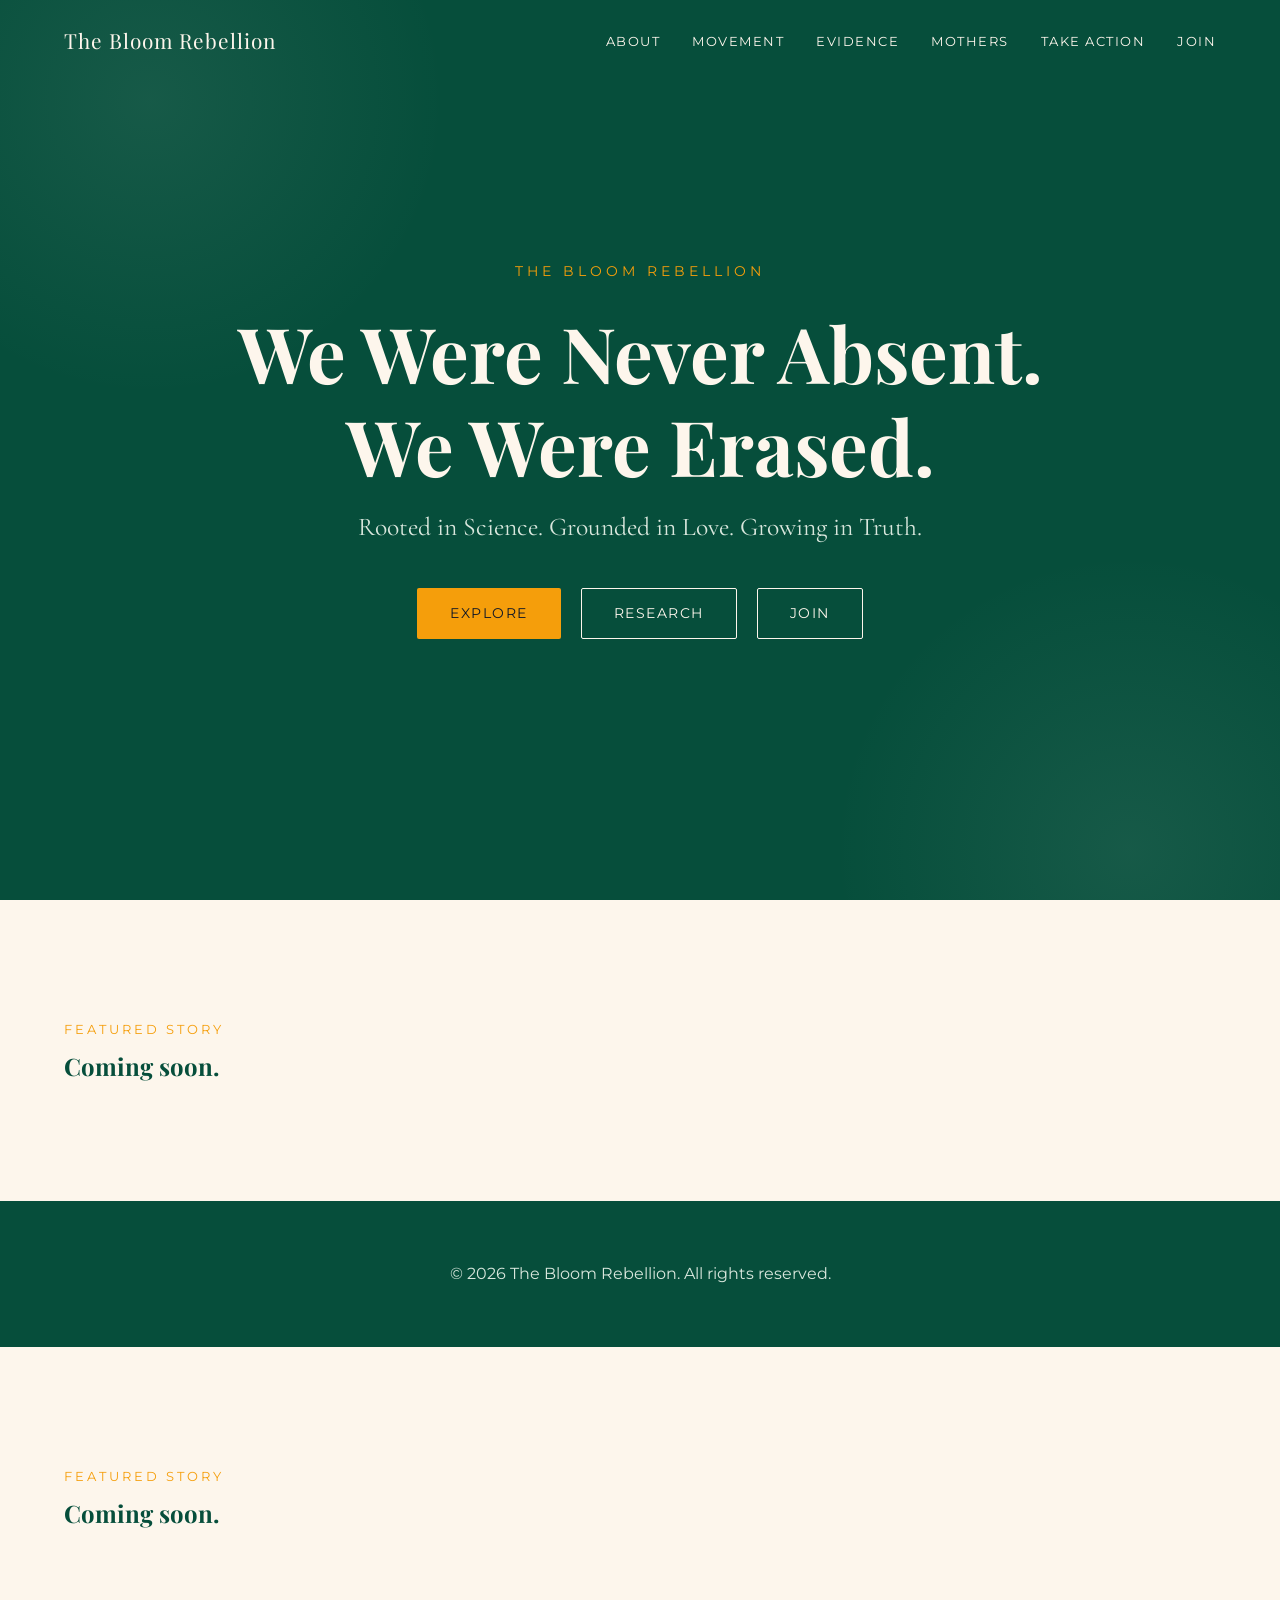
<file: index.html>
<!DOCTYPE html>
<html lang="en">
<head>
  <meta charset="UTF-8">
  <meta name="viewport" content="width=device-width, initial-scale=1.0">
  <title>The Bloom Rebellion — We Were Never Absent</title>
  <meta name="description" content="Breaking stigma through science, history, and the voices of women.">

  <link rel="preconnect" href="https://fonts.googleapis.com">
  <link href="https://fonts.googleapis.com/css2?family=Playfair+Display:wght@400;700&family=Montserrat:wght@400;500;600&family=Cormorant+Garamond:ital@1&display=swap" rel="stylesheet">

  <link rel="stylesheet" href="css/style.css">
  <link rel="stylesheet" href="css/animations.css">
  <!-- Favicon -->
<link rel="icon" type="image/x-icon" href="images/logo/favicon.ico">
<link rel="icon" type="image/png" sizes="32x32" href="images/logo/favicon-32.png">
<link rel="icon" type="image/png" sizes="16x16" href="images/logo/favicon-16.png">
<link rel="apple-touch-icon" sizes="180x180" href="images/logo/apple-touch-icon.png">

<!-- Social share preview -->
<meta property="og:title" content="The Bloom Rebellion">
<meta property="og:description" content="Rooted in Science. Grounded in Love. Growing in Truth.">
<meta property="og:image" content="https://bloomrebellion.github.io/the-bloom-rebellion/images/logo/og-image.jpg">
<meta property="og:url" content="https://bloomrebellion.github.io/the-bloom-rebellion/">
<meta property="og:type" content="website">
<meta name="twitter:card" content="summary_large_image">
</head>
<body>

  <nav class="site-nav" id="siteNav">
    <div class="container">
      <a href="index.html" class="logo">The Bloom Rebellion</a>
      <ul>
        <li><a href="about.html">About</a></li>
        <li><a href="movement.html">Movement</a></li>
        <li><a href="evidence.html">Evidence</a></li>
        <li><a href="mothers.html">Mothers</a></li>
        <li><a href="resources.html">Take Action</a></li>
        <li><a href="join.html">Join</a></li>
      </ul>
    </div>
  </nav>

  <header class="hero">
    <div class="hero-content">
      <p class="hero-eyebrow">The Bloom Rebellion</p>
      <h1>We Were Never Absent.<br>We Were Erased.</h1>
      <p class="hero-sub">Rooted in Science. Grounded in Love. Growing in Truth.</p>
      <div class="hero-buttons">
        <a href="movement.html" class="btn btn-primary">Explore</a>
        <a href="evidence.html" class="btn btn-outline">Research</a>
        <a href="join.html" class="btn btn-outline">Join</a>
      </div>
    </div>
  </header>

  <section id="story">
    <div class="container">
      <p class="section-eyebrow">Featured Story</p>
      <h2>Coming soon.</h2>
    </div>
  </section>

  <footer class="site-footer">
    <div class="container">
      <p>&copy; 2026 The Bloom Rebellion. All rights reserved.</p>
    </div>
  </footer>

  <script src="js/script.js"></script>
</body>
</html>
<section id="story">
  <div class="container">
    <p class="section-eyebrow fade-up">Featured Story</p>
    <h2 class="fade-up">Coming soon.</h2>
  </div>
</section>
</file>
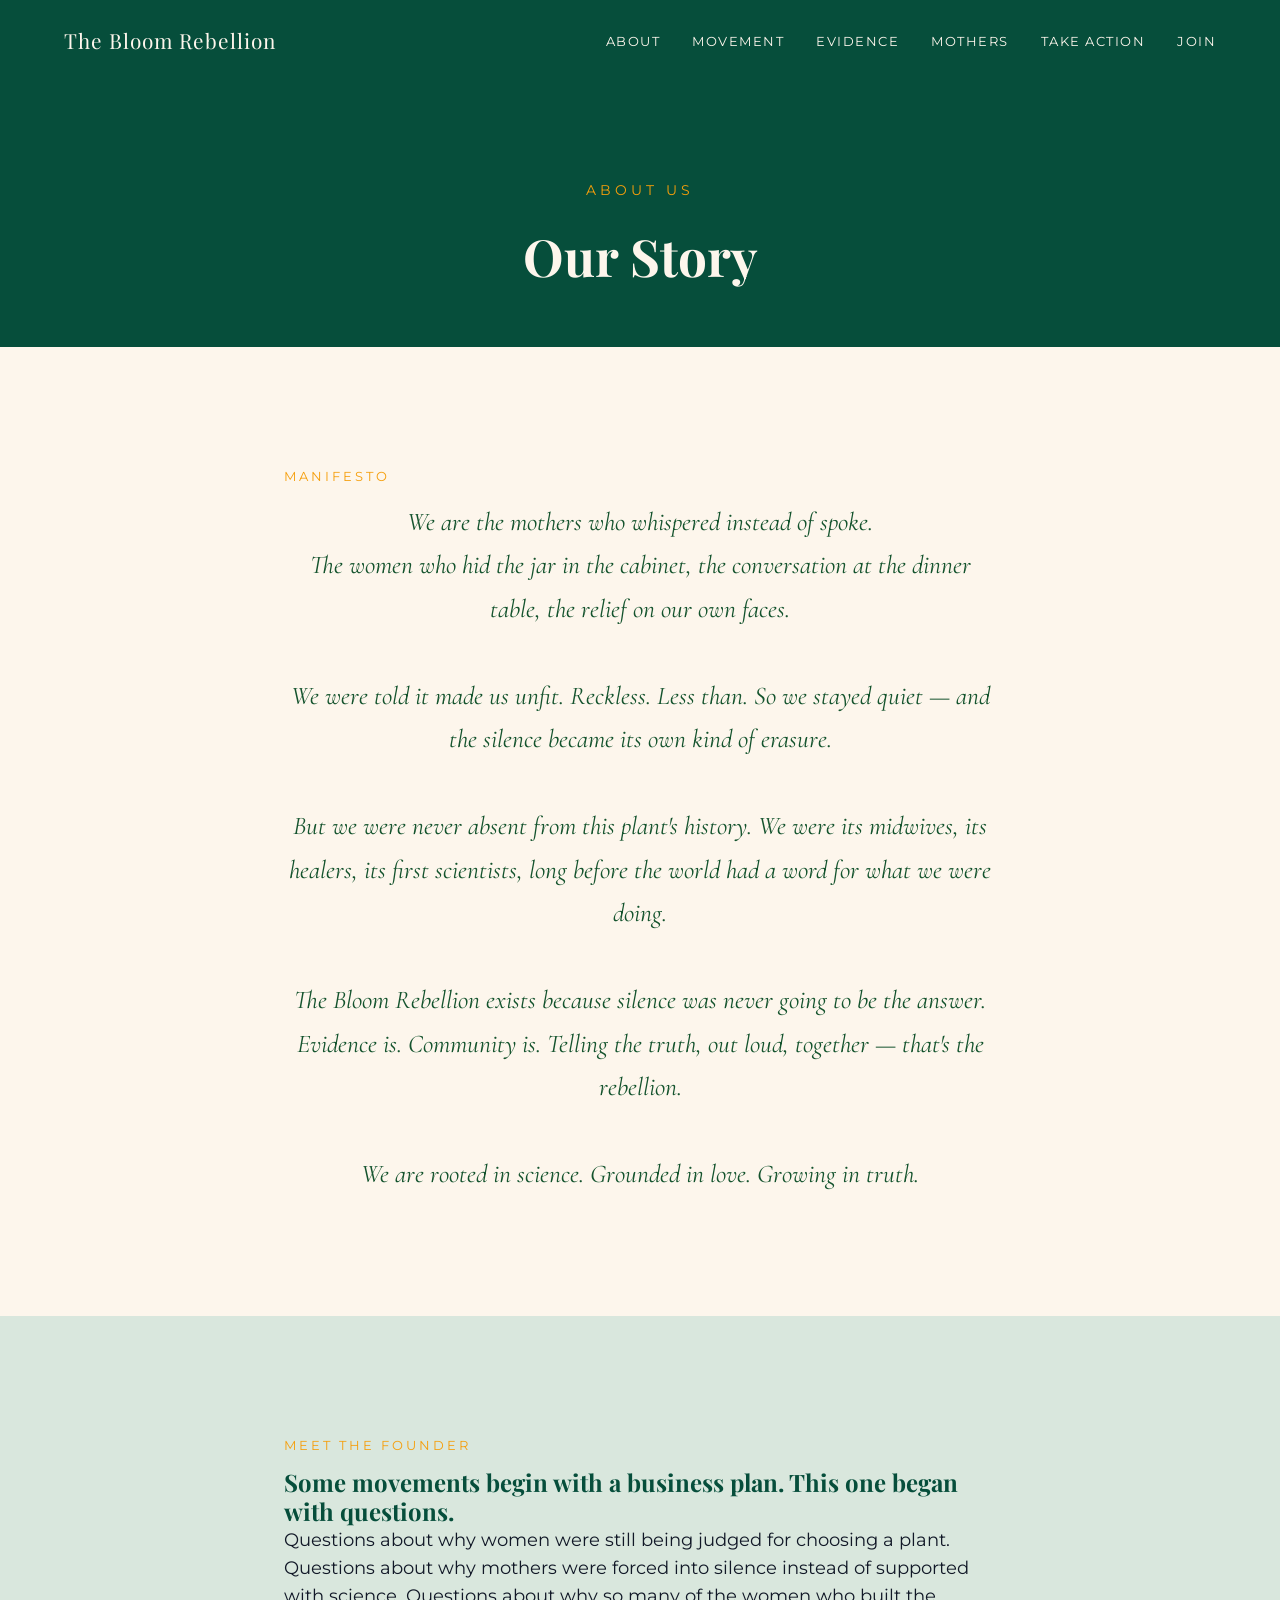
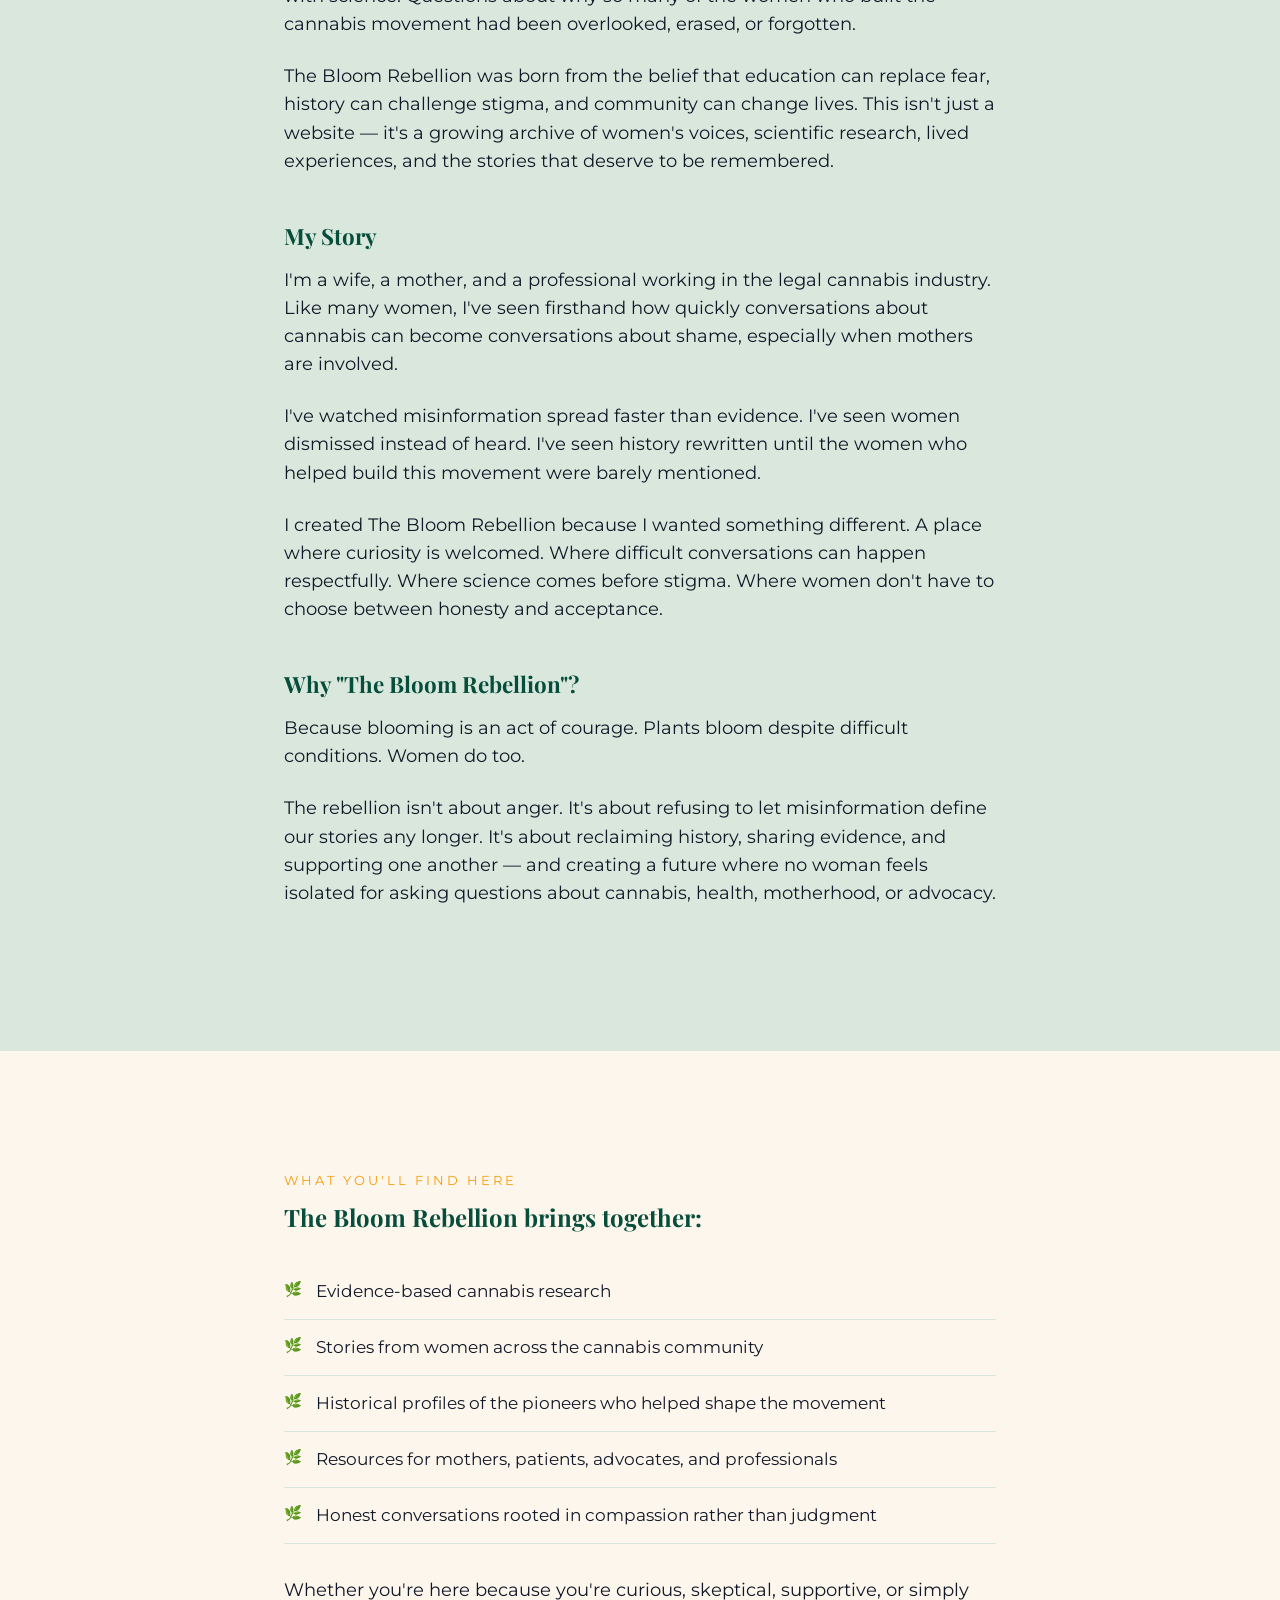
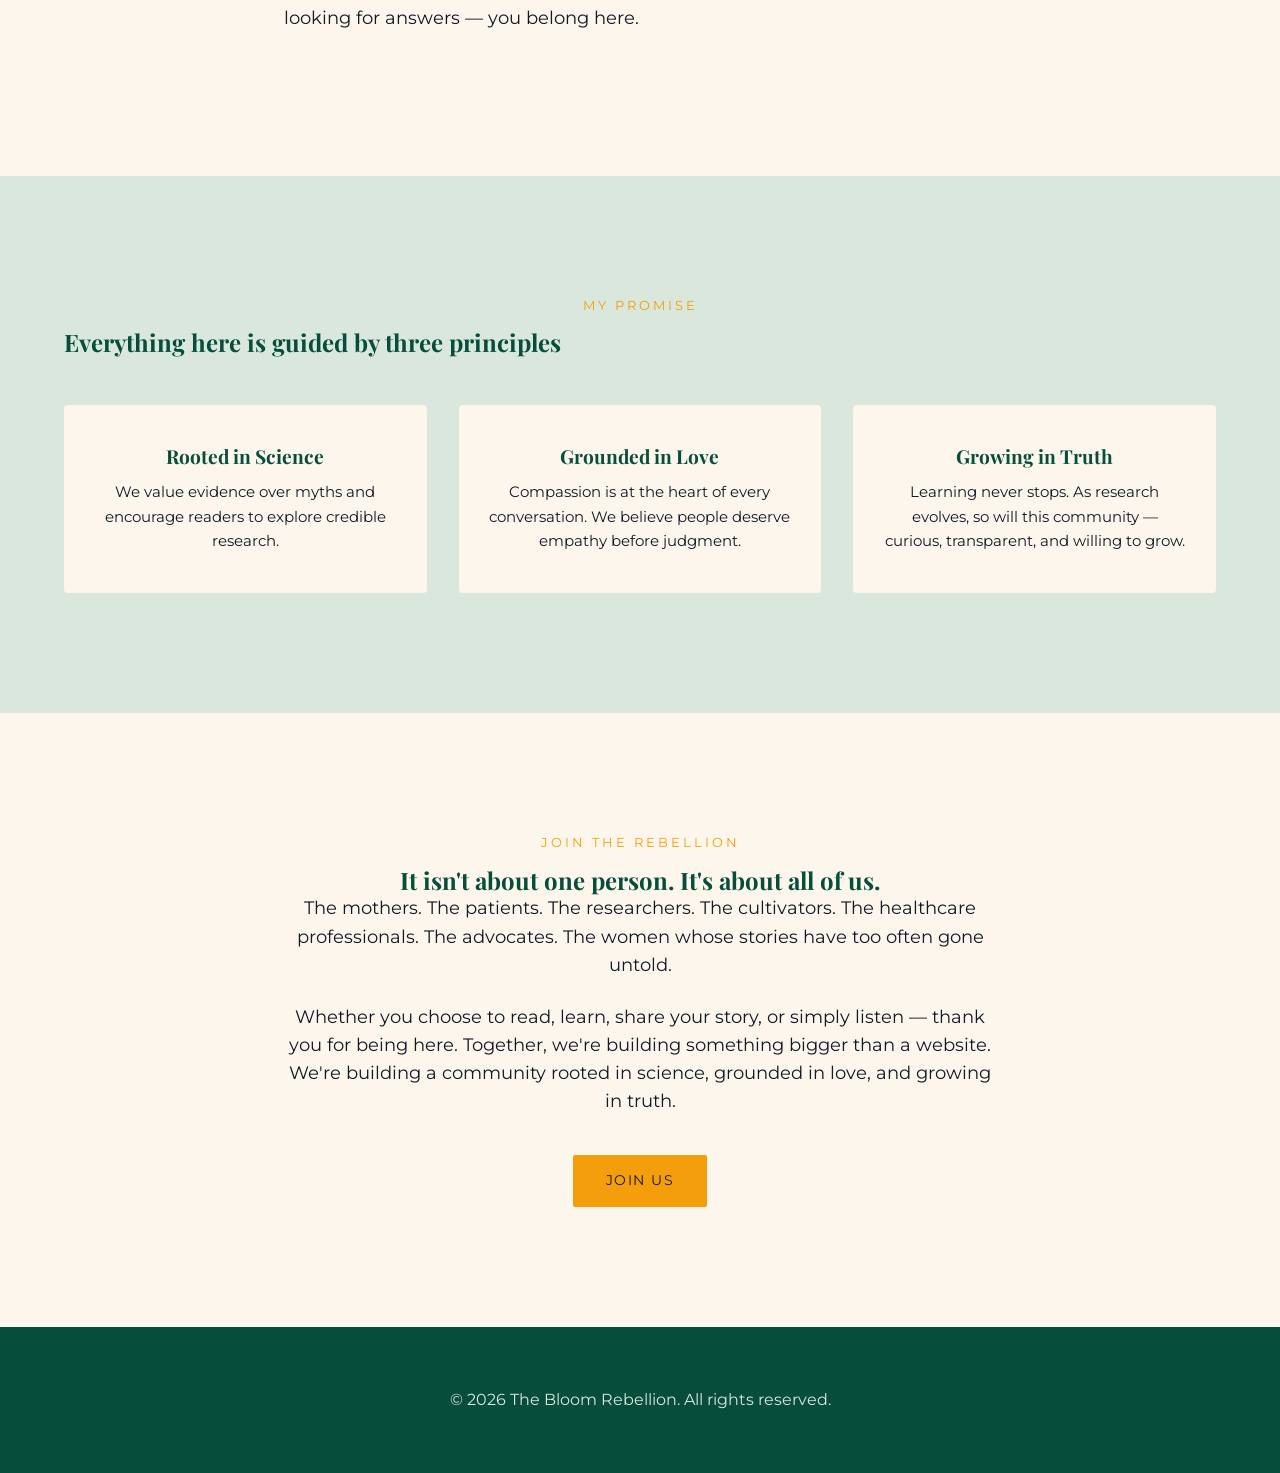
<file: about.html>
<!DOCTYPE html>
<html lang="en">
<head>
  <meta charset="UTF-8">
  <meta name="viewport" content="width=device-width, initial-scale=1.0">
  <title>About — The Bloom Rebellion</title>
  <meta name="description" content="Our manifesto, mission, and the story behind The Bloom Rebellion.">

  <link rel="preconnect" href="https://fonts.googleapis.com">
  <link href="https://fonts.googleapis.com/css2?family=Playfair+Display:wght@400;700&family=Montserrat:wght@400;500;600&family=Cormorant+Garamond:ital@1&display=swap" rel="stylesheet">

  <link rel="stylesheet" href="css/style.css">
  <link rel="stylesheet" href="css/animations.css">
  <!-- Favicon -->
<link rel="icon" type="image/x-icon" href="images/logo/favicon.ico">
<link rel="icon" type="image/png" sizes="32x32" href="images/logo/favicon-32.png">
<link rel="icon" type="image/png" sizes="16x16" href="images/logo/favicon-16.png">
<link rel="apple-touch-icon" sizes="180x180" href="images/logo/apple-touch-icon.png">

<!-- Social share preview -->
<meta property="og:title" content="The Bloom Rebellion">
<meta property="og:description" content="Rooted in Science. Grounded in Love. Growing in Truth.">
<meta property="og:image" content="https://bloomrebellion.github.io/the-bloom-rebellion/images/logo/og-image.jpg">
<meta property="og:url" content="https://bloomrebellion.github.io/the-bloom-rebellion/">
<meta property="og:type" content="website">
<meta name="twitter:card" content="summary_large_image">
</head>
<body>

  <nav class="site-nav scrolled" id="siteNav">
    <div class="container">
      <a href="index.html" class="logo">The Bloom Rebellion</a>
      <ul>
        <li><a href="about.html">About</a></li>
        <li><a href="movement.html">Movement</a></li>
        <li><a href="evidence.html">Evidence</a></li>
        <li><a href="mothers.html">Mothers</a></li>
        <li><a href="resources.html">Take Action</a></li>
        <li><a href="join.html">Join</a></li>
      </ul>
    </div>
  </nav>

  <header class="page-header">
    <div class="container">
      <p class="hero-eyebrow fade-up">About Us</p>
      <h1 class="fade-up">Our Story</h1>
    </div>
  </header>

  <section id="manifesto">
    <div class="container narrow">
      <p class="section-eyebrow fade-up">Manifesto</p>
      <blockquote class="quote fade-up">
        We are the mothers who whispered instead of spoke.<br>
        The women who hid the jar in the cabinet, the conversation at the dinner table, the relief on our own faces.
        <br><br>
        We were told it made us unfit. Reckless. Less than.
        So we stayed quiet — and the silence became its own kind of erasure.
        <br><br>
        But we were never absent from this plant's history. We were its midwives, its healers, its first scientists, long before the world had a word for what we were doing.
        <br><br>
        The Bloom Rebellion exists because silence was never going to be the answer. Evidence is. Community is. Telling the truth, out loud, together — that's the rebellion.
        <br><br>
        We are rooted in science. Grounded in love. Growing in truth.
      </blockquote>
    </div>
  </section>

  <section id="founder" class="section-alt">
    <div class="container narrow">
      <p class="section-eyebrow fade-up">Meet the Founder</p>
      <h2 class="fade-up">Some movements begin with a business plan. This one began with questions.</h2>
      <p class="fade-up body-lg">
        Questions about why women were still being judged for choosing a plant. Questions about why mothers were forced into silence instead of supported with science. Questions about why so many of the women who built the cannabis movement had been overlooked, erased, or forgotten.
      </p>
      <p class="fade-up body-lg">
        The Bloom Rebellion was born from the belief that education can replace fear, history can challenge stigma, and community can change lives. This isn't just a website — it's a growing archive of women's voices, scientific research, lived experiences, and the stories that deserve to be remembered.
      </p>

      <h3 class="fade-up section-subhead">My Story</h3>
      <p class="fade-up body-lg">
        I'm a wife, a mother, and a professional working in the legal cannabis industry. Like many women, I've seen firsthand how quickly conversations about cannabis can become conversations about shame, especially when mothers are involved.
      </p>
      <p class="fade-up body-lg">
        I've watched misinformation spread faster than evidence. I've seen women dismissed instead of heard. I've seen history rewritten until the women who helped build this movement were barely mentioned.
      </p>
      <p class="fade-up body-lg">
        I created The Bloom Rebellion because I wanted something different. A place where curiosity is welcomed. Where difficult conversations can happen respectfully. Where science comes before stigma. Where women don't have to choose between honesty and acceptance.
      </p>

      <h3 class="fade-up section-subhead">Why "The Bloom Rebellion"?</h3>
      <p class="fade-up body-lg">
        Because blooming is an act of courage. Plants bloom despite difficult conditions. Women do too.
      </p>
      <p class="fade-up body-lg">
        The rebellion isn't about anger. It's about refusing to let misinformation define our stories any longer. It's about reclaiming history, sharing evidence, and supporting one another — and creating a future where no woman feels isolated for asking questions about cannabis, health, motherhood, or advocacy.
      </p>
    </div>
  </section>

  <section id="what-youll-find">
    <div class="container narrow">
      <p class="section-eyebrow fade-up">What You'll Find Here</p>
      <h2 class="fade-up">The Bloom Rebellion brings together:</h2>
      <ul class="fade-up styled-list">
        <li>Evidence-based cannabis research</li>
        <li>Stories from women across the cannabis community</li>
        <li>Historical profiles of the pioneers who helped shape the movement</li>
        <li>Resources for mothers, patients, advocates, and professionals</li>
        <li>Honest conversations rooted in compassion rather than judgment</li>
      </ul>
      <p class="fade-up body-lg">
        Whether you're here because you're curious, skeptical, supportive, or simply looking for answers — you belong here.
      </p>
    </div>
  </section>

  <section id="promise" class="section-alt">
    <div class="container">
      <p class="section-eyebrow fade-up centered">My Promise</p>
      <h2 class="fade-up centered">Everything here is guided by three principles</h2>
      <div class="principle-grid">
        <div class="principle-card fade-up">
          <h3>Rooted in Science</h3>
          <p>We value evidence over myths and encourage readers to explore credible research.</p>
        </div>
        <div class="principle-card fade-up">
          <h3>Grounded in Love</h3>
          <p>Compassion is at the heart of every conversation. We believe people deserve empathy before judgment.</p>
        </div>
        <div class="principle-card fade-up">
          <h3>Growing in Truth</h3>
          <p>Learning never stops. As research evolves, so will this community — curious, transparent, and willing to grow.</p>
        </div>
      </div>
    </div>
  </section>

  <section id="join-cta">
    <div class="container narrow centered">
      <p class="section-eyebrow fade-up centered">Join the Rebellion</p>
      <h2 class="fade-up">It isn't about one person. It's about all of us.</h2>
      <p class="fade-up body-lg">
        The mothers. The patients. The researchers. The cultivators. The healthcare professionals. The advocates. The women whose stories have too often gone untold.
      </p>
      <p class="fade-up body-lg">
        Whether you choose to read, learn, share your story, or simply listen — thank you for being here. Together, we're building something bigger than a website. We're building a community rooted in science, grounded in love, and growing in truth.
      </p>
      <a href="join.html" class="btn btn-primary fade-up">Join Us</a>
    </div>
  </section>

  <footer class="site-footer">
    <div class="container">
      <p>&copy; 2026 The Bloom Rebellion. All rights reserved.</p>
    </div>
  </footer>

  <script src="js/script.js"></script>
</body>
</html>
</file>
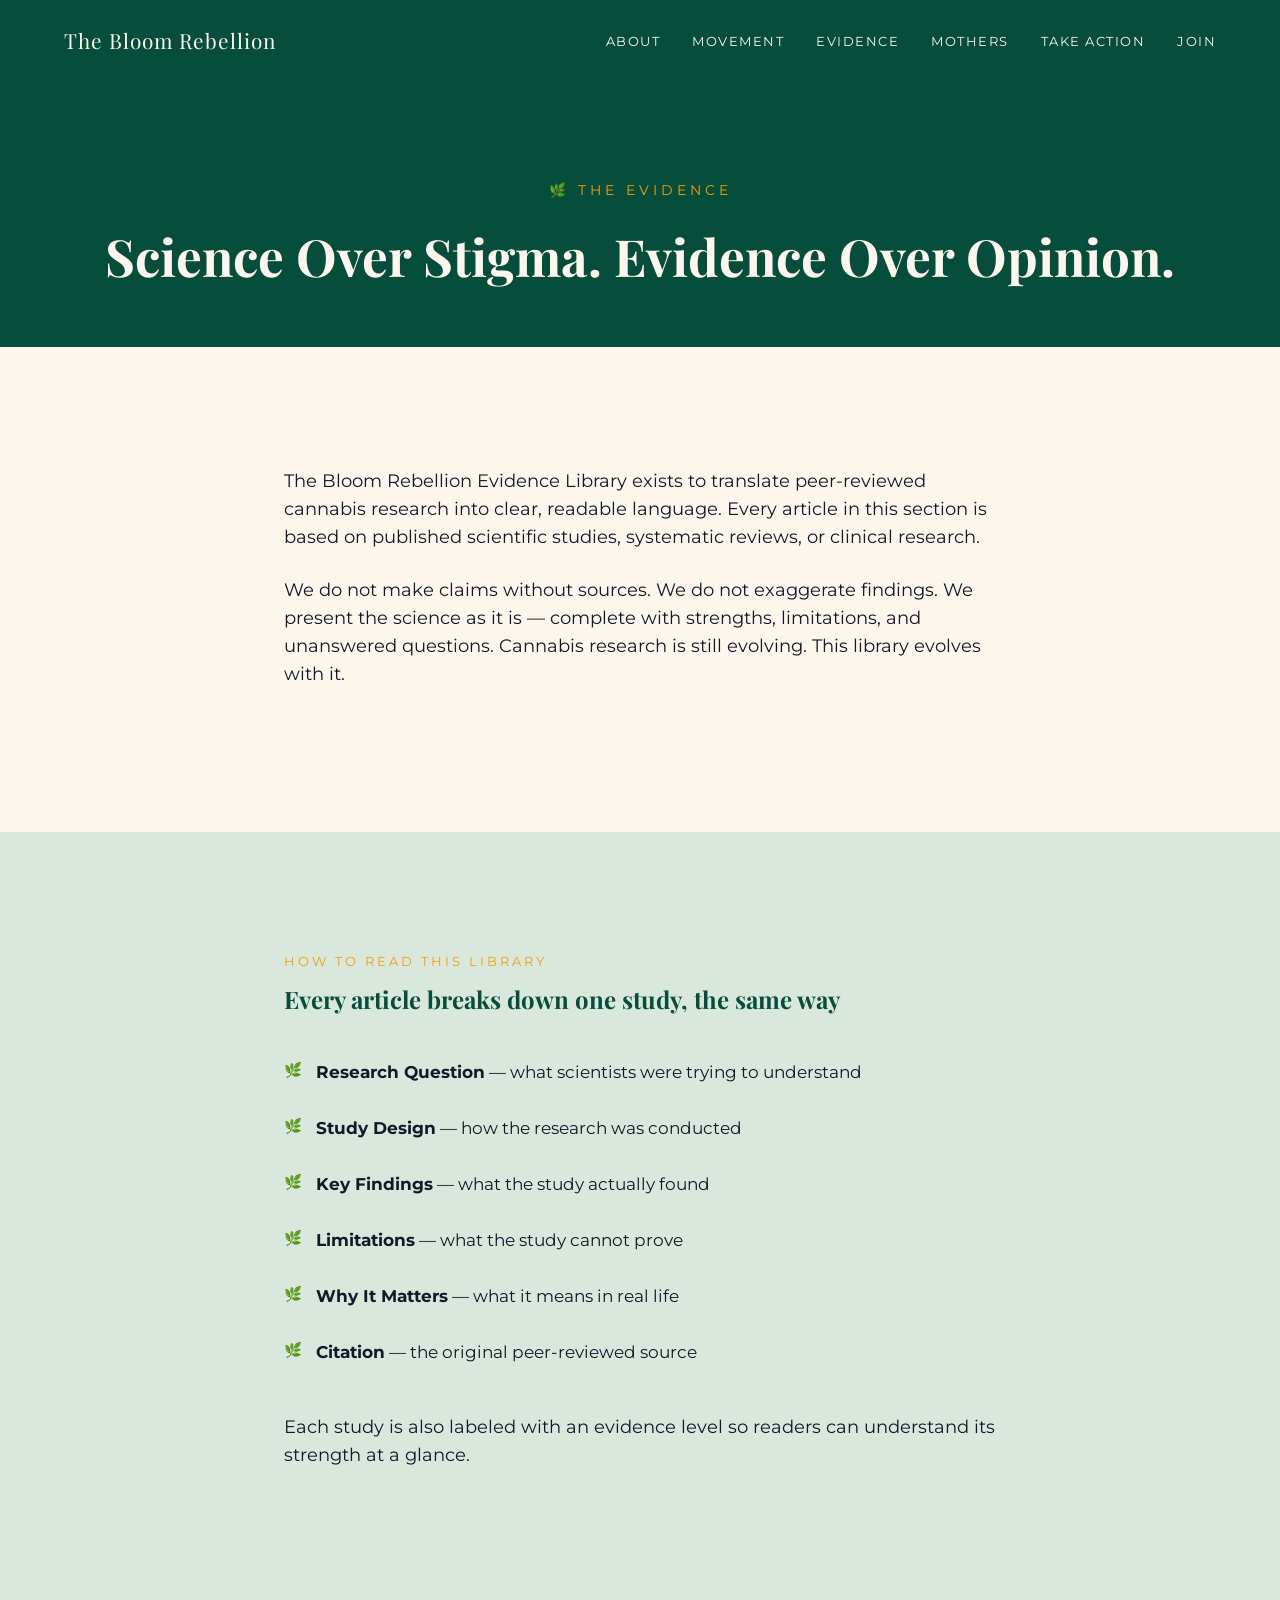
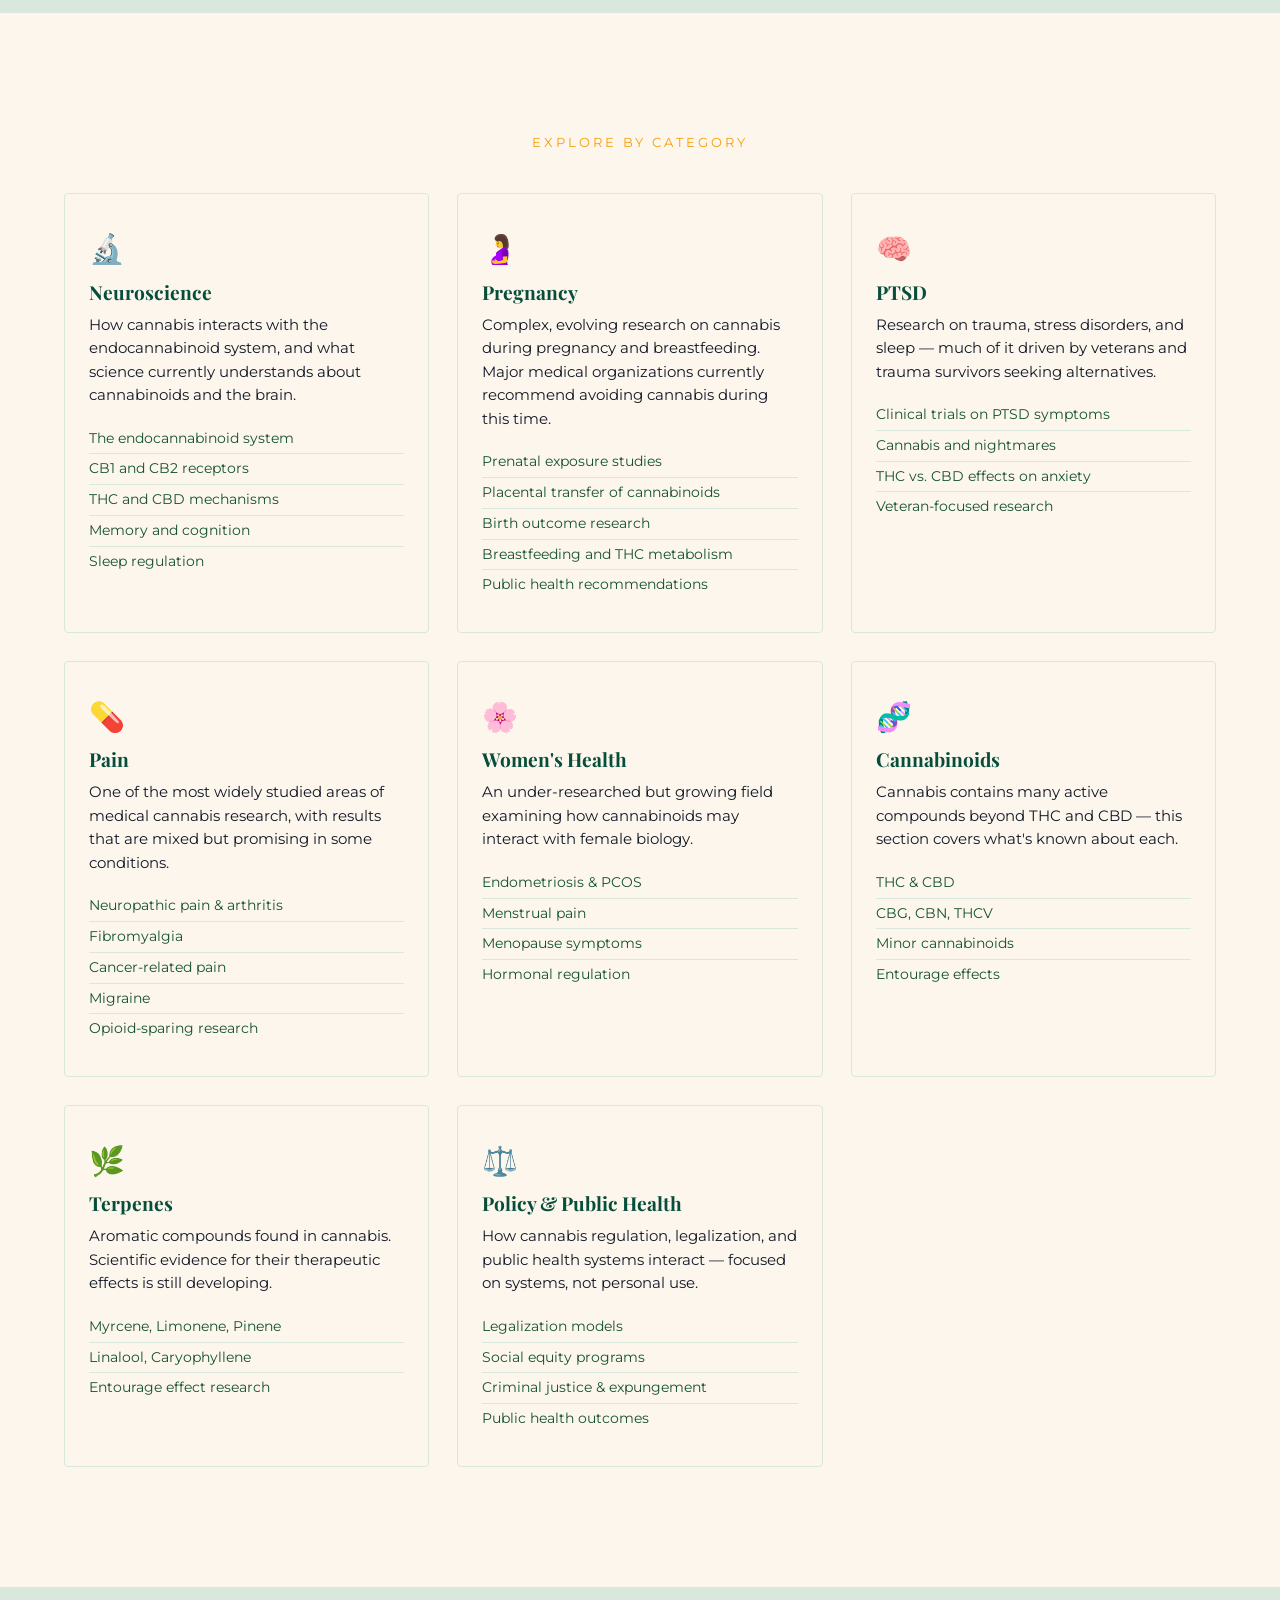
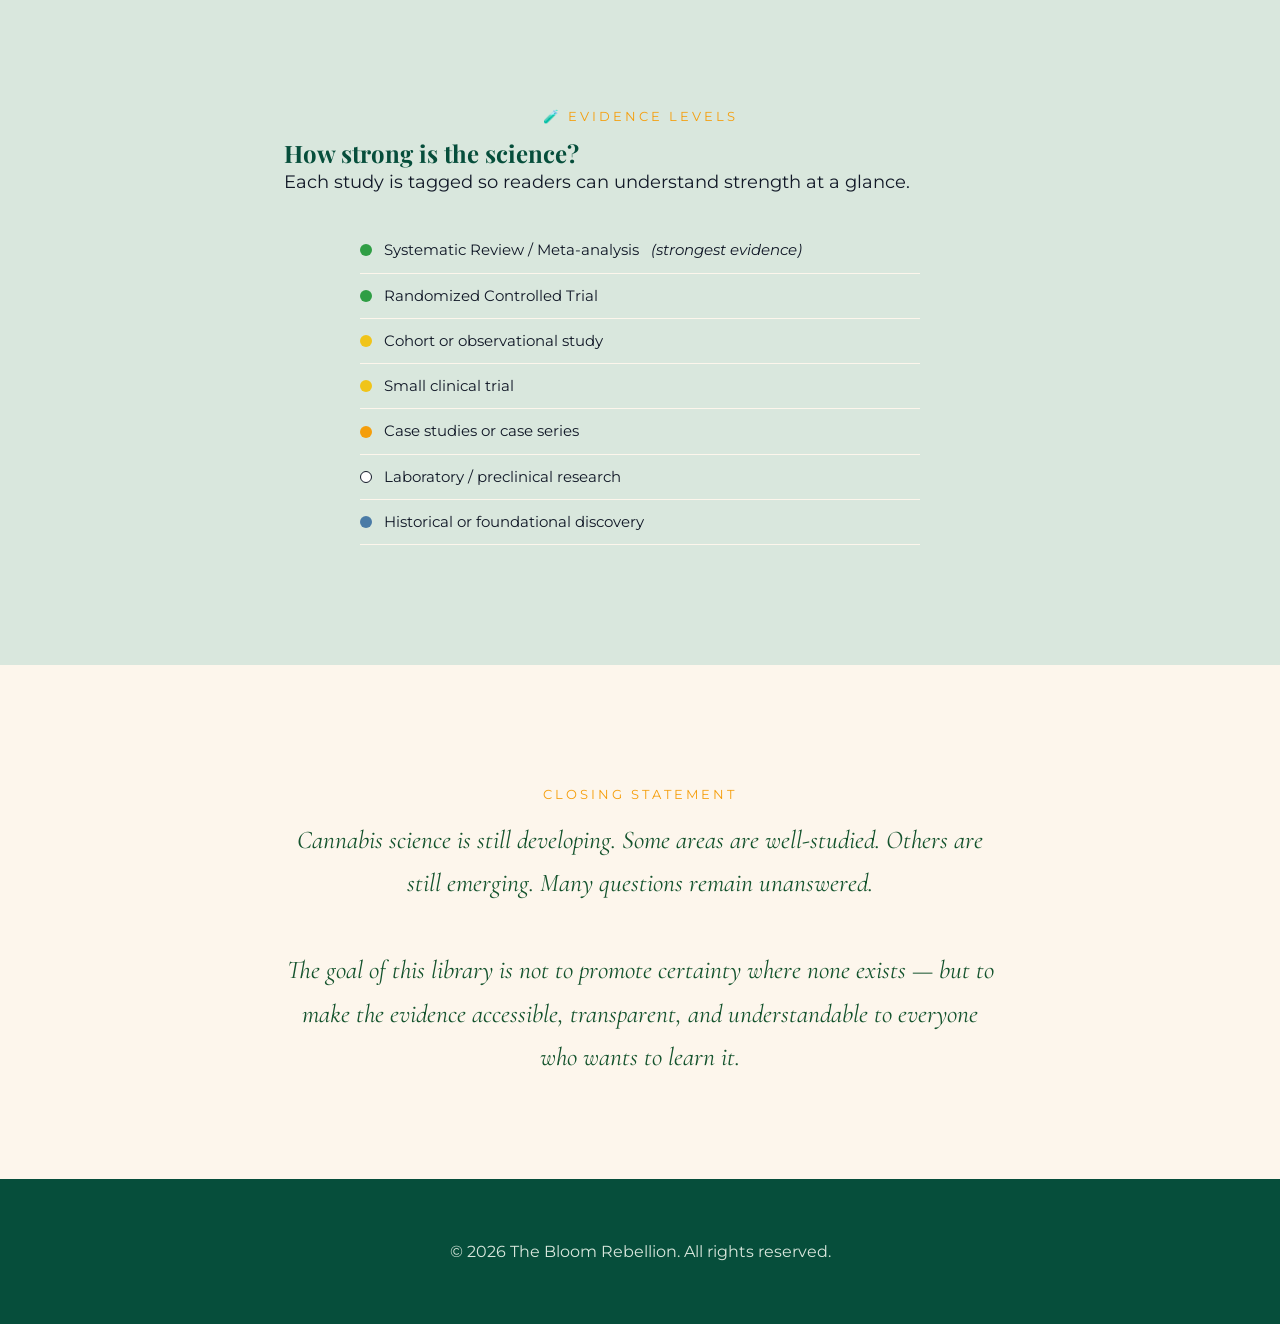
<file: evidence.html>
<!DOCTYPE html>
<html lang="en">
<head>
  <meta charset="UTF-8">
    <meta name="viewport" content="width=device-width, initial-scale=1.0">
      <title>The Evidence — The Bloom Rebellion</title>
        <meta name="description" content="Peer-reviewed cannabis research, translated into clear, honest language.">

          <link rel="preconnect" href="https://fonts.googleapis.com">
            <link href="https://fonts.googleapis.com/css2?family=Playfair+Display:wght@400;700&family=Montserrat:wght@400;500;600&family=Cormorant+Garamond:ital@1&display=swap" rel="stylesheet">

              <link rel="stylesheet" href="css/style.css">
                <link rel="stylesheet" href="css/animations.css">
                <!-- Favicon -->
<link rel="icon" type="image/x-icon" href="images/logo/favicon.ico">
<link rel="icon" type="image/png" sizes="32x32" href="images/logo/favicon-32.png">
<link rel="icon" type="image/png" sizes="16x16" href="images/logo/favicon-16.png">
<link rel="apple-touch-icon" sizes="180x180" href="images/logo/apple-touch-icon.png">

<!-- Social share preview -->
<meta property="og:title" content="The Bloom Rebellion">
<meta property="og:description" content="Rooted in Science. Grounded in Love. Growing in Truth.">
<meta property="og:image" content="https://bloomrebellion.github.io/the-bloom-rebellion/images/logo/og-image.jpg">
<meta property="og:url" content="https://bloomrebellion.github.io/the-bloom-rebellion/">
<meta property="og:type" content="website">
<meta name="twitter:card" content="summary_large_image">
                </head>
                <body>

                  <nav class="site-nav scrolled" id="siteNav">
                      <div class="container">
                            <a href="index.html" class="logo">The Bloom Rebellion</a>
                                  <ul>
                                          <li><a href="about.html">About</a></li>
                                                  <li><a href="movement.html">Movement</a></li>
                                                          <li><a href="evidence.html">Evidence</a></li>
                                                                  <li><a href="mothers.html">Mothers</a></li>
                                                                          <li><a href="resources.html">Take Action</a></li>
                                                                                  <li><a href="join.html">Join</a></li>
                                                                                        </ul>
                                                                                            </div>
                                                                                              </nav>

                                                                                                <header class="page-header">
                                                                                                    <div class="container">
                                                                                                          <p class="hero-eyebrow fade-up">🌿 The Evidence</p>
                                                                                                                <h1 class="fade-up">Science Over Stigma. Evidence Over Opinion.</h1>
                                                                                                                    </div>
                                                                                                                      </header>

                                                                                                                        <section id="evidence-intro">
                                                                                                                            <div class="container narrow">
                                                                                                                                  <p class="fade-up body-lg">
                                                                                                                                          The Bloom Rebellion Evidence Library exists to translate peer-reviewed cannabis research into clear, readable language. Every article in this section is based on published scientific studies, systematic reviews, or clinical research.
                                                                                                                                                </p>
                                                                                                                                                      <p class="fade-up body-lg">
                                                                                                                                                              We do not make claims without sources. We do not exaggerate findings. We present the science as it is — complete with strengths, limitations, and unanswered questions. Cannabis research is still evolving. This library evolves with it.
                                                                                                                                                                    </p>
                                                                                                                                                                        </div>
                                                                                                                                                                          </section>

                                                                                                                                                                            <section id="how-to-read" class="section-alt">
                                                                                                                                                                                <div class="container narrow">
                                                                                                                                                                                      <p class="section-eyebrow fade-up">How to Read This Library</p>
                                                                                                                                                                                            <h2 class="fade-up">Every article breaks down one study, the same way</h2>
                                                                                                                                                                                                  <ul class="fade-up styled-list">
                                                                                                                                                                                                          <li><strong>Research Question</strong> — what scientists were trying to understand</li>
                                                                                                                                                                                                                  <li><strong>Study Design</strong> — how the research was conducted</li>
                                                                                                                                                                                                                          <li><strong>Key Findings</strong> — what the study actually found</li>
                                                                                                                                                                                                                                  <li><strong>Limitations</strong> — what the study cannot prove</li>
                                                                                                                                                                                                                                          <li><strong>Why It Matters</strong> — what it means in real life</li>
                                                                                                                                                                                                                                                  <li><strong>Citation</strong> — the original peer-reviewed source</li>
                                                                                                                                                                                                                                                        </ul>
                                                                                                                                                                                                                                                              <p class="fade-up body-lg">
                                                                                                                                                                                                                                                                      Each study is also labeled with an evidence level so readers can understand its strength at a glance.
                                                                                                                                                                                                                                                                            </p>
                                                                                                                                                                                                                                                                                </div>
                                                                                                                                                                                                                                                                                  </section>

                                                                                                                                                                                                                                                                                    <section id="categories">
                                                                                                                                                                                                                                                                                        <div class="container">
                                                                                                                                                                                                                                                                                              <p class="section-eyebrow fade-up centered">Explore by Category</p>
                                                                                                                                                                                                                                                                                                    <div class="category-grid">

                                                                                                                                                                                                                                                                                                            <article class="category-card fade-up">
                                                                                                                                                                                                                                                                                                                      <p class="category-icon">🔬</p>
                                                                                                                                                                                                                                                                                                                                <h3>Neuroscience</h3>
                                                                                                                                                                                                                                                                                                                                          <p class="category-desc">How cannabis interacts with the endocannabinoid system, and what science currently understands about cannabinoids and the brain.</p>
                                                                                                                                                                                                                                                                                                                                                    <ul class="category-topics">
                                                                                                                                                                                                                                                                                                                                                                <li>The endocannabinoid system</li>
                                                                                                                                                                                                                                                                                                                                                                            <li>CB1 and CB2 receptors</li>
                                                                                                                                                                                                                                                                                                                                                                                        <li>THC and CBD mechanisms</li>
                                                                                                                                                                                                                                                                                                                                                                                                    <li>Memory and cognition</li>
                                                                                                                                                                                                                                                                                                                                                                                                                <li>Sleep regulation</li>
                                                                                                                                                                                                                                                                                                                                                                                                                          </ul>
                                                                                                                                                                                                                                                                                                                                                                                                                                  </article>

                                                                                                                                                                                                                                                                                                                                                                                                                                          <article class="category-card fade-up">
                                                                                                                                                                                                                                                                                                                                                                                                                                                    <p class="category-icon">🤰</p>
                                                                                                                                                                                                                                                                                                                                                                                                                                                              <h3>Pregnancy</h3>
                                                                                                                                                                                                                                                                                                                                                                                                                                                                        <p class="category-desc">Complex, evolving research on cannabis during pregnancy and breastfeeding. Major medical organizations currently recommend avoiding cannabis during this time.</p>
                                                                                                                                                                                                                                                                                                                                                                                                                                                                                  <ul class="category-topics">
                                                                                                                                                                                                                                                                                                                                                                                                                                                                                              <li>Prenatal exposure studies</li>
                                                                                                                                                                                                                                                                                                                                                                                                                                                                                                          <li>Placental transfer of cannabinoids</li>
                                                                                                                                                                                                                                                                                                                                                                                                                                                                                                                      <li>Birth outcome research</li>
                                                                                                                                                                                                                                                                                                                                                                                                                                                                                                                                  <li>Breastfeeding and THC metabolism</li>
                                                                                                                                                                                                                                                                                                                                                                                                                                                                                                                                              <li>Public health recommendations</li>
                                                                                                                                                                                                                                                                                                                                                                                                                                                                                                                                                        </ul>
                                                                                                                                                                                                                                                                                                                                                                                                                                                                                                                                                                </article>

                                                                                                                                                                                                                                                                                                                                                                                                                                                                                                                                                                        <article class="category-card fade-up">
                                                                                                                                                                                                                                                                                                                                                                                                                                                                                                                                                                                  <p class="category-icon">🧠</p>
                                                                                                                                                                                                                                                                                                                                                                                                                                                                                                                                                                                            <h3>PTSD</h3>
                                                                                                                                                                                                                                                                                                                                                                                                                                                                                                                                                                                                      <p class="category-desc">Research on trauma, stress disorders, and sleep — much of it driven by veterans and trauma survivors seeking alternatives.</p>
                                                                                                                                                                                                                                                                                                                                                                                                                                                                                                                                                                                                                <ul class="category-topics">
                                                                                                                                                                                                                                                                                                                                                                                                                                                                                                                                                                                                                            <li>Clinical trials on PTSD symptoms</li>
                                                                                                                                                                                                                                                                                                                                                                                                                                                                                                                                                                                                                                        <li>Cannabis and nightmares</li>
                                                                                                                                                                                                                                                                                                                                                                                                                                                                                                                                                                                                                                                    <li>THC vs. CBD effects on anxiety</li>
                                                                                                                                                                                                                                                                                                                                                                                                                                                                                                                                                                                                                                                                <li>Veteran-focused research</li>
                                                                                                                                                                                                                                                                                                                                                                                                                                                                                                                                                                                                                                                                          </ul>
                                                                                                                                                                                                                                                                                                                                                                                                                                                                                                                                                                                                                                                                                  </article>

                                                                                                                                                                                                                                                                                                                                                                                                                                                                                                                                                                                                                                                                                          <article class="category-card fade-up">
                                                                                                                                                                                                                                                                                                                                                                                                                                                                                                                                                                                                                                                                                                    <p class="category-icon">💊</p>
                                                                                                                                                                                                                                                                                                                                                                                                                                                                                                                                                                                                                                                                                                              <h3>Pain</h3>
                                                                                                                                                                                                                                                                                                                                                                                                                                                                                                                                                                                                                                                                                                                        <p class="category-desc">One of the most widely studied areas of medical cannabis research, with results that are mixed but promising in some conditions.</p>
                                                                                                                                                                                                                                                                                                                                                                                                                                                                                                                                                                                                                                                                                                                                  <ul class="category-topics">
                                                                                                                                                                                                                                                                                                                                                                                                                                                                                                                                                                                                                                                                                                                                              <li>Neuropathic pain &amp; arthritis</li>
                                                                                                                                                                                                                                                                                                                                                                                                                                                                                                                                                                                                                                                                                                                                                          <li>Fibromyalgia</li>
                                                                                                                                                                                                                                                                                                                                                                                                                                                                                                                                                                                                                                                                                                                                                                      <li>Cancer-related pain</li>
                                                                                                                                                                                                                                                                                                                                                                                                                                                                                                                                                                                                                                                                                                                                                                                  <li>Migraine</li>
                                                                                                                                                                                                                                                                                                                                                                                                                                                                                                                                                                                                                                                                                                                                                                                              <li>Opioid-sparing research</li>
                                                                                                                                                                                                                                                                                                                                                                                                                                                                                                                                                                                                                                                                                                                                                                                                        </ul>
                                                                                                                                                                                                                                                                                                                                                                                                                                                                                                                                                                                                                                                                                                                                                                                                                </article>

                                                                                                                                                                                                                                                                                                                                                                                                                                                                                                                                                                                                                                                                                                                                                                                                                        <article class="category-card fade-up">
                                                                                                                                                                                                                                                                                                                                                                                                                                                                                                                                                                                                                                                                                                                                                                                                                                  <p class="category-icon">🌸</p>
                                                                                                                                                                                                                                                                                                                                                                                                                                                                                                                                                                                                                                                                                                                                                                                                                                            <h3>Women's Health</h3>
                                                                                                                                                                                                                                                                                                                                                                                                                                                                                                                                                                                                                                                                                                                                                                                                                                                      <p class="category-desc">An under-researched but growing field examining how cannabinoids may interact with female biology.</p>
                                                                                                                                                                                                                                                                                                                                                                                                                                                                                                                                                                                                                                                                                                                                                                                                                                                                <ul class="category-topics">
                                                                                                                                                                                                                                                                                                                                                                                                                                                                                                                                                                                                                                                                                                                                                                                                                                                                            <li>Endometriosis &amp; PCOS</li>
                                                                                                                                                                                                                                                                                                                                                                                                                                                                                                                                                                                                                                                                                                                                                                                                                                                                                        <li>Menstrual pain</li>
                                                                                                                                                                                                                                                                                                                                                                                                                                                                                                                                                                                                                                                                                                                                                                                                                                                                                                    <li>Menopause symptoms</li>
                                                                                                                                                                                                                                                                                                                                                                                                                                                                                                                                                                                                                                                                                                                                                                                                                                                                                                                <li>Hormonal regulation</li>
                                                                                                                                                                                                                                                                                                                                                                                                                                                                                                                                                                                                                                                                                                                                                                                                                                                                                                                          </ul>
                                                                                                                                                                                                                                                                                                                                                                                                                                                                                                                                                                                                                                                                                                                                                                                                                                                                                                                                  </article>

                                                                                                                                                                                                                                                                                                                                                                                                                                                                                                                                                                                                                                                                                                                                                                                                                                                                                                                                          <article class="category-card fade-up">
                                                                                                                                                                                                                                                                                                                                                                                                                                                                                                                                                                                                                                                                                                                                                                                                                                                                                                                                                    <p class="category-icon">🧬</p>
                                                                                                                                                                                                                                                                                                                                                                                                                                                                                                                                                                                                                                                                                                                                                                                                                                                                                                                                                              <h3>Cannabinoids</h3>
                                                                                                                                                                                                                                                                                                                                                                                                                                                                                                                                                                                                                                                                                                                                                                                                                                                                                                                                                                        <p class="category-desc">Cannabis contains many active compounds beyond THC and CBD — this section covers what's known about each.</p>
                                                                                                                                                                                                                                                                                                                                                                                                                                                                                                                                                                                                                                                                                                                                                                                                                                                                                                                                                                                  <ul class="category-topics">
                                                                                                                                                                                                                                                                                                                                                                                                                                                                                                                                                                                                                                                                                                                                                                                                                                                                                                                                                                                              <li>THC &amp; CBD</li>
                                                                                                                                                                                                                                                                                                                                                                                                                                                                                                                                                                                                                                                                                                                                                                                                                                                                                                                                                                                                          <li>CBG, CBN, THCV</li>
                                                                                                                                                                                                                                                                                                                                                                                                                                                                                                                                                                                                                                                                                                                                                                                                                                                                                                                                                                                                                      <li>Minor cannabinoids</li>
                                                                                                                                                                                                                                                                                                                                                                                                                                                                                                                                                                                                                                                                                                                                                                                                                                                                                                                                                                                                                                  <li>Entourage effects</li>
                                                                                                                                                                                                                                                                                                                                                                                                                                                                                                                                                                                                                                                                                                                                                                                                                                                                                                                                                                                                                                            </ul>
                                                                                                                                                                                                                                                                                                                                                                                                                                                                                                                                                                                                                                                                                                                                                                                                                                                                                                                                                                                                                                                    </article>

                                                                                                                                                                                                                                                                                                                                                                                                                                                                                                                                                                                                                                                                                                                                                                                                                                                                                                                                                                                                                                                            <article class="category-card fade-up">
                                                                                                                                                                                                                                                                                                                                                                                                                                                                                                                                                                                                                                                                                                                                                                                                                                                                                                                                                                                                                                                                      <p class="category-icon">🌿</p>
                                                                                                                                                                                                                                                                                                                                                                                                                                                                                                                                                                                                                                                                                                                                                                                                                                                                                                                                                                                                                                                                                <h3>Terpenes</h3>
                                                                                                                                                                                                                                                                                                                                                                                                                                                                                                                                                                                                                                                                                                                                                                                                                                                                                                                                                                                                                                                                                          <p class="category-desc">Aromatic compounds found in cannabis. Scientific evidence for their therapeutic effects is still developing.</p>
                                                                                                                                                                                                                                                                                                                                                                                                                                                                                                                                                                                                                                                                                                                                                                                                                                                                                                                                                                                                                                                                                                    <ul class="category-topics">
                                                                                                                                                                                                                                                                                                                                                                                                                                                                                                                                                                                                                                                                                                                                                                                                                                                                                                                                                                                                                                                                                                                <li>Myrcene, Limonene, Pinene</li>
                                                                                                                                                                                                                                                                                                                                                                                                                                                                                                                                                                                                                                                                                                                                                                                                                                                                                                                                                                                                                                                                                                                            <li>Linalool, Caryophyllene</li>
                                                                                                                                                                                                                                                                                                                                                                                                                                                                                                                                                                                                                                                                                                                                                                                                                                                                                                                                                                                                                                                                                                                                        <li>Entourage effect research</li>
                                                                                                                                                                                                                                                                                                                                                                                                                                                                                                                                                                                                                                                                                                                                                                                                                                                                                                                                                                                                                                                                                                                                                  </ul>
                                                                                                                                                                                                                                                                                                                                                                                                                                                                                                                                                                                                                                                                                                                                                                                                                                                                                                                                                                                                                                                                                                                                                          </article>

                                                                                                                                                                                                                                                                                                                                                                                                                                                                                                                                                                                                                                                                                                                                                                                                                                                                                                                                                                                                                                                                                                                                                                  <article class="category-card fade-up">
                                                                                                                                                                                                                                                                                                                                                                                                                                                                                                                                                                                                                                                                                                                                                                                                                                                                                                                                                                                                                                                                                                                                                                            <p class="category-icon">⚖️</p>
                                                                                                                                                                                                                                                                                                                                                                                                                                                                                                                                                                                                                                                                                                                                                                                                                                                                                                                                                                                                                                                                                                                                                                                      <h3>Policy &amp; Public Health</h3>
                                                                                                                                                                                                                                                                                                                                                                                                                                                                                                                                                                                                                                                                                                                                                                                                                                                                                                                                                                                                                                                                                                                                                                                                <p class="category-desc">How cannabis regulation, legalization, and public health systems interact — focused on systems, not personal use.</p>
                                                                                                                                                                                                                                                                                                                                                                                                                                                                                                                                                                                                                                                                                                                                                                                                                                                                                                                                                                                                                                                                                                                                                                                                          <ul class="category-topics">
                                                                                                                                                                                                                                                                                                                                                                                                                                                                                                                                                                                                                                                                                                                                                                                                                                                                                                                                                                                                                                                                                                                                                                                                                      <li>Legalization models</li>
                                                                                                                                                                                                                                                                                                                                                                                                                                                                                                                                                                                                                                                                                                                                                                                                                                                                                                                                                                                                                                                                                                                                                                                                                                  <li>Social equity programs</li>
                                                                                                                                                                                                                                                                                                                                                                                                                                                                                                                                                                                                                                                                                                                                                                                                                                                                                                                                                                                                                                                                                                                                                                                                                                              <li>Criminal justice &amp; expungement</li>
                                                                                                                                                                                                                                                                                                                                                                                                                                                                                                                                                                                                                                                                                                                                                                                                                                                                                                                                                                                                                                                                                                                                                                                                                                                          <li>Public health outcomes</li>
                                                                                                                                                                                                                                                                                                                                                                                                                                                                                                                                                                                                                                                                                                                                                                                                                                                                                                                                                                                                                                                                                                                                                                                                                                                                    </ul>
                                                                                                                                                                                                                                                                                                                                                                                                                                                                                                                                                                                                                                                                                                                                                                                                                                                                                                                                                                                                                                                                                                                                                                                                                                                                            </article>

                                                                                                                                                                                                                                                                                                                                                                                                                                                                                                                                                                                                                                                                                                                                                                                                                                                                                                                                                                                                                                                                                                                                                                                                                                                                                  </div>
                                                                                                                                                                                                                                                                                                                                                                                                                                                                                                                                                                                                                                                                                                                                                                                                                                                                                                                                                                                                                                                                                                                                                                                                                                                                                      </div>
                                                                                                                                                                                                                                                                                                                                                                                                                                                                                                                                                                                                                                                                                                                                                                                                                                                                                                                                                                                                                                                                                                                                                                                                                                                                                        </section>

                                                                                                                                                                                                                                                                                                                                                                                                                                                                                                                                                                                                                                                                                                                                                                                                                                                                                                                                                                                                                                                                                                                                                                                                                                                                                          <section id="evidence-levels" class="section-alt">
                                                                                                                                                                                                                                                                                                                                                                                                                                                                                                                                                                                                                                                                                                                                                                                                                                                                                                                                                                                                                                                                                                                                                                                                                                                                                              <div class="container narrow">
                                                                                                                                                                                                                                                                                                                                                                                                                                                                                                                                                                                                                                                                                                                                                                                                                                                                                                                                                                                                                                                                                                                                                                                                                                                                                                    <p class="section-eyebrow fade-up centered">🧪 Evidence Levels</p>
                                                                                                                                                                                                                                                                                                                                                                                                                                                                                                                                                                                                                                                                                                                                                                                                                                                                                                                                                                                                                                                                                                                                                                                                                                                                                                          <h2 class="fade-up centered">How strong is the science?</h2>
                                                                                                                                                                                                                                                                                                                                                                                                                                                                                                                                                                                                                                                                                                                                                                                                                                                                                                                                                                                                                                                                                                                                                                                                                                                                                                                <p class="fade-up body-lg centered">Each study is tagged so readers can understand strength at a glance.</p>
                                                                                                                                                                                                                                                                                                                                                                                                                                                                                                                                                                                                                                                                                                                                                                                                                                                                                                                                                                                                                                                                                                                                                                                                                                                                                                                      <ul class="fade-up evidence-legend">
                                                                                                                                                                                                                                                                                                                                                                                                                                                                                                                                                                                                                                                                                                                                                                                                                                                                                                                                                                                                                                                                                                                                                                                                                                                                                                                              <li><span class="dot green"></span> Systematic Review / Meta-analysis <em>(strongest evidence)</em></li>
                                                                                                                                                                                                                                                                                                                                                                                                                                                                                                                                                                                                                                                                                                                                                                                                                                                                                                                                                                                                                                                                                                                                                                                                                                                                                                                                      <li><span class="dot green"></span> Randomized Controlled Trial</li>
                                                                                                                                                                                                                                                                                                                                                                                                                                                                                                                                                                                                                                                                                                                                                                                                                                                                                                                                                                                                                                                                                                                                                                                                                                                                                                                                              <li><span class="dot yellow"></span> Cohort or observational study</li>
                                                                                                                                                                                                                                                                                                                                                                                                                                                                                                                                                                                                                                                                                                                                                                                                                                                                                                                                                                                                                                                                                                                                                                                                                                                                                                                                                      <li><span class="dot yellow"></span> Small clinical trial</li>
                                                                                                                                                                                                                                                                                                                                                                                                                                                                                                                                                                                                                                                                                                                                                                                                                                                                                                                                                                                                                                                                                                                                                                                                                                                                                                                                                              <li><span class="dot orange"></span> Case studies or case series</li>
                                                                                                                                                                                                                                                                                                                                                                                                                                                                                                                                                                                                                                                                                                                                                                                                                                                                                                                                                                                                                                                                                                                                                                                                                                                                                                                                                                      <li><span class="dot white"></span> Laboratory / preclinical research</li>
                                                                                                                                                                                                                                                                                                                                                                                                                                                                                                                                                                                                                                                                                                                                                                                                                                                                                                                                                                                                                                                                                                                                                                                                                                                                                                                                                                              <li><span class="dot blue"></span> Historical or foundational discovery</li>
                                                                                                                                                                                                                                                                                                                                                                                                                                                                                                                                                                                                                                                                                                                                                                                                                                                                                                                                                                                                                                                                                                                                                                                                                                                                                                                                                                                    </ul>
                                                                                                                                                                                                                                                                                                                                                                                                                                                                                                                                                                                                                                                                                                                                                                                                                                                                                                                                                                                                                                                                                                                                                                                                                                                                                                                                                                                        </div>
                                                                                                                                                                                                                                                                                                                                                                                                                                                                                                                                                                                                                                                                                                                                                                                                                                                                                                                                                                                                                                                                                                                                                                                                                                                                                                                                                                                          </section>

                                                                                                                                                                                                                                                                                                                                                                                                                                                                                                                                                                                                                                                                                                                                                                                                                                                                                                                                                                                                                                                                                                                                                                                                                                                                                                                                                                                            <section id="closing-statement">
                                                                                                                                                                                                                                                                                                                                                                                                                                                                                                                                                                                                                                                                                                                                                                                                                                                                                                                                                                                                                                                                                                                                                                                                                                                                                                                                                                                                <div class="container narrow centered">
                                                                                                                                                                                                                                                                                                                                                                                                                                                                                                                                                                                                                                                                                                                                                                                                                                                                                                                                                                                                                                                                                                                                                                                                                                                                                                                                                                                                      <p class="section-eyebrow fade-up centered">Closing Statement</p>
                                                                                                                                                                                                                                                                                                                                                                                                                                                                                                                                                                                                                                                                                                                                                                                                                                                                                                                                                                                                                                                                                                                                                                                                                                                                                                                                                                                                            <blockquote class="quote fade-up">
                                                                                                                                                                                                                                                                                                                                                                                                                                                                                                                                                                                                                                                                                                                                                                                                                                                                                                                                                                                                                                                                                                                                                                                                                                                                                                                                                                                                                    Cannabis science is still developing. Some areas are well-studied. Others are still emerging. Many questions remain unanswered.
                                                                                                                                                                                                                                                                                                                                                                                                                                                                                                                                                                                                                                                                                                                                                                                                                                                                                                                                                                                                                                                                                                                                                                                                                                                                                                                                                                                                                            <br><br>
                                                                                                                                                                                                                                                                                                                                                                                                                                                                                                                                                                                                                                                                                                                                                                                                                                                                                                                                                                                                                                                                                                                                                                                                                                                                                                                                                                                                                                    The goal of this library is not to promote certainty where none exists — but to make the evidence accessible, transparent, and understandable to everyone who wants to learn it.
                                                                                                                                                                                                                                                                                                                                                                                                                                                                                                                                                                                                                                                                                                                                                                                                                                                                                                                                                                                                                                                                                                                                                                                                                                                                                                                                                                                                                                          </blockquote>
                                                                                                                                                                                                                                                                                                                                                                                                                                                                                                                                                                                                                                                                                                                                                                                                                                                                                                                                                                                                                                                                                                                                                                                                                                                                                                                                                                                                                                              </div>
                                                                                                                                                                                                                                                                                                                                                                                                                                                                                                                                                                                                                                                                                                                                                                                                                                                                                                                                                                                                                                                                                                                                                                                                                                                                                                                                                                                                                                                </section>

                                                                                                                                                                                                                                                                                                                                                                                                                                                                                                                                                                                                                                                                                                                                                                                                                                                                                                                                                                                                                                                                                                                                                                                                                                                                                                                                                                                                                                                  <footer class="site-footer">
                                                                                                                                                                                                                                                                                                                                                                                                                                                                                                                                                                                                                                                                                                                                                                                                                                                                                                                                                                                                                                                                                                                                                                                                                                                                                                                                                                                                                                                      <div class="container">
                                                                                                                                                                                                                                                                                                                                                                                                                                                                                                                                                                                                                                                                                                                                                                                                                                                                                                                                                                                                                                                                                                                                                                                                                                                                                                                                                                                                                                                            <p>&copy; 2026 The Bloom Rebellion. All rights reserved.</p>
                                                                                                                                                                                                                                                                                                                                                                                                                                                                                                                                                                                                                                                                                                                                                                                                                                                                                                                                                                                                                                                                                                                                                                                                                                                                                                                                                                                                                                                                </div>
                                                                                                                                                                                                                                                                                                                                                                                                                                                                                                                                                                                                                                                                                                                                                                                                                                                                                                                                                                                                                                                                                                                                                                                                                                                                                                                                                                                                                                                                  </footer>

                                                                                                                                                                                                                                                                                                                                                                                                                                                                                                                                                                                                                                                                                                                                                                                                                                                                                                                                                                                                                                                                                                                                                                                                                                                                                                                                                                                                                                                                    <script src="js/script.js"></script>
                                                                                                                                                                                                                                                                                                                                                                                                                                                                                                                                                                                                                                                                                                                                                                                                                                                                                                                                                                                                                                                                                                                                                                                                                                                                                                                                                                                                                                                                    </body>
                                                                                                                                                                                                                                                                                                                                                                                                                                                                                                                                                                                                                                                                                                                                                                                                                                                                                                                                                                                                                                                                                                                                                                                                                                                                                                                                                                                                                                                                    </html>
</file>
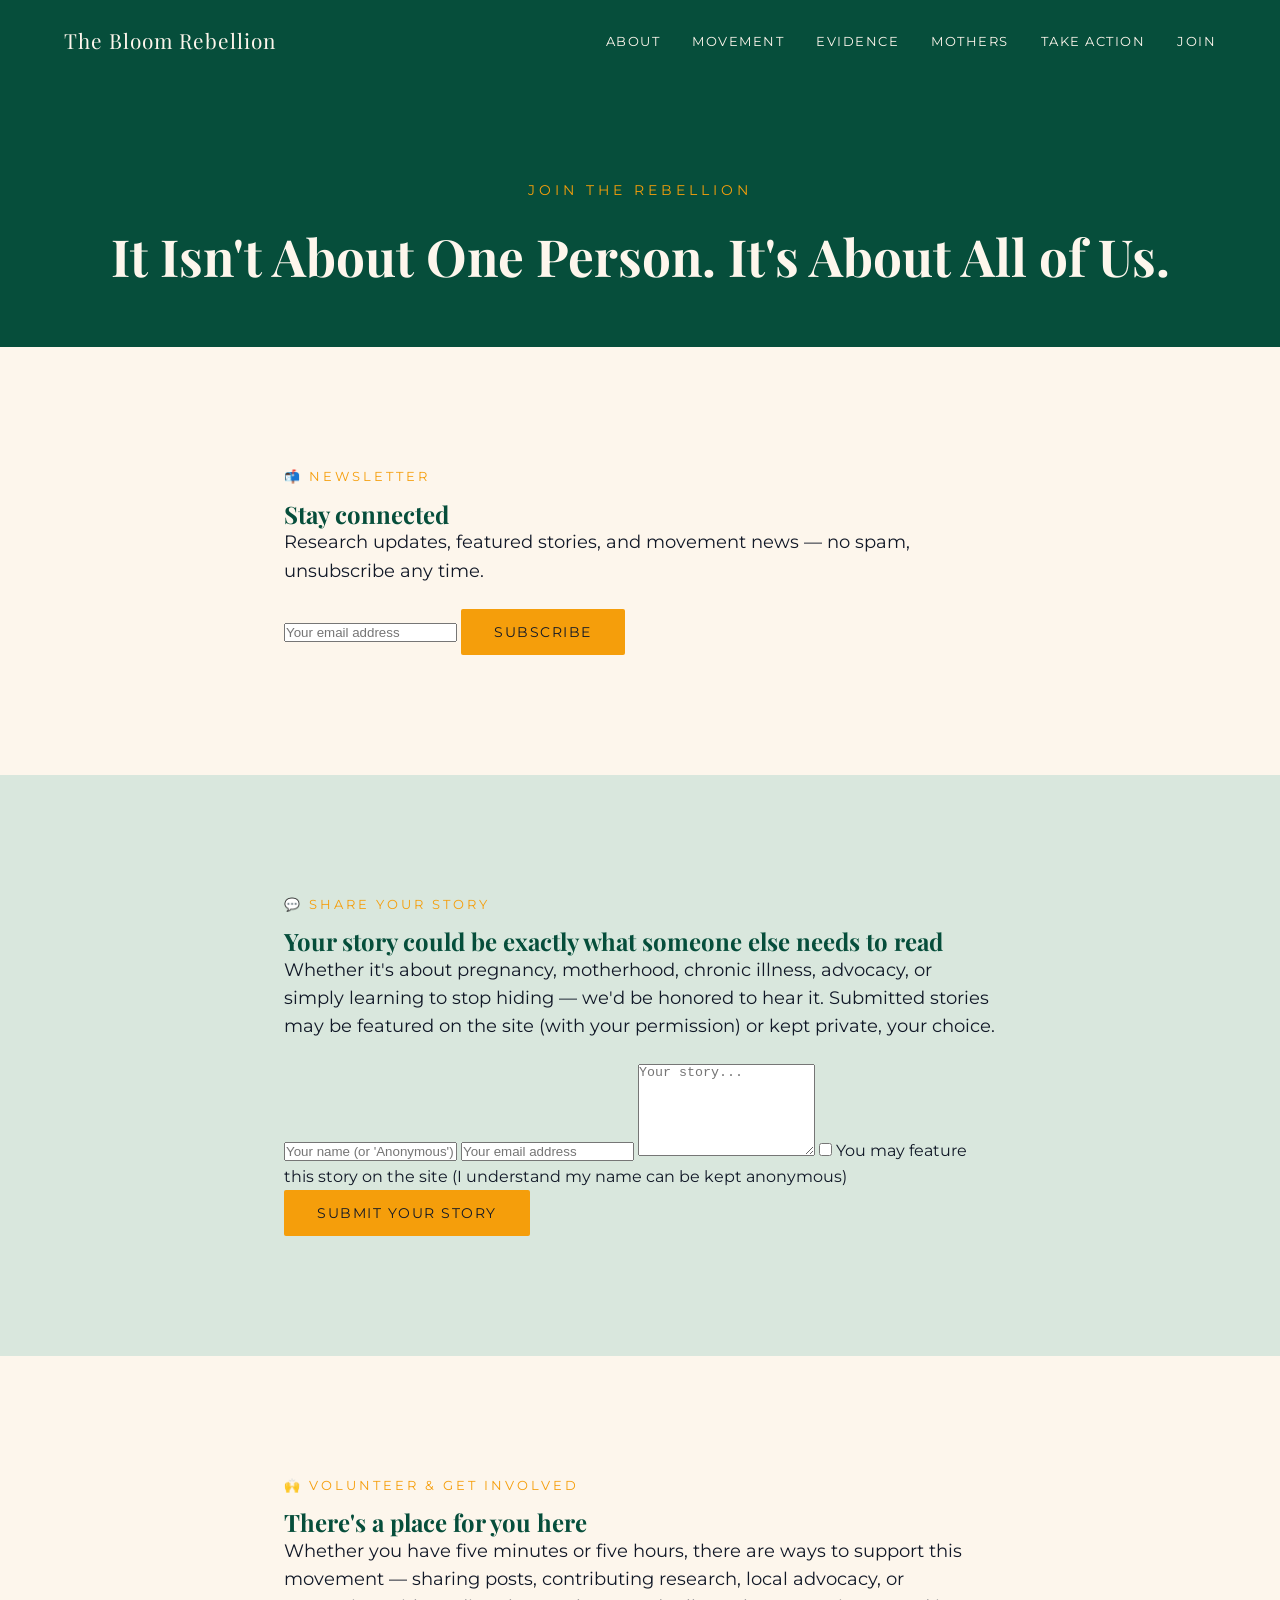
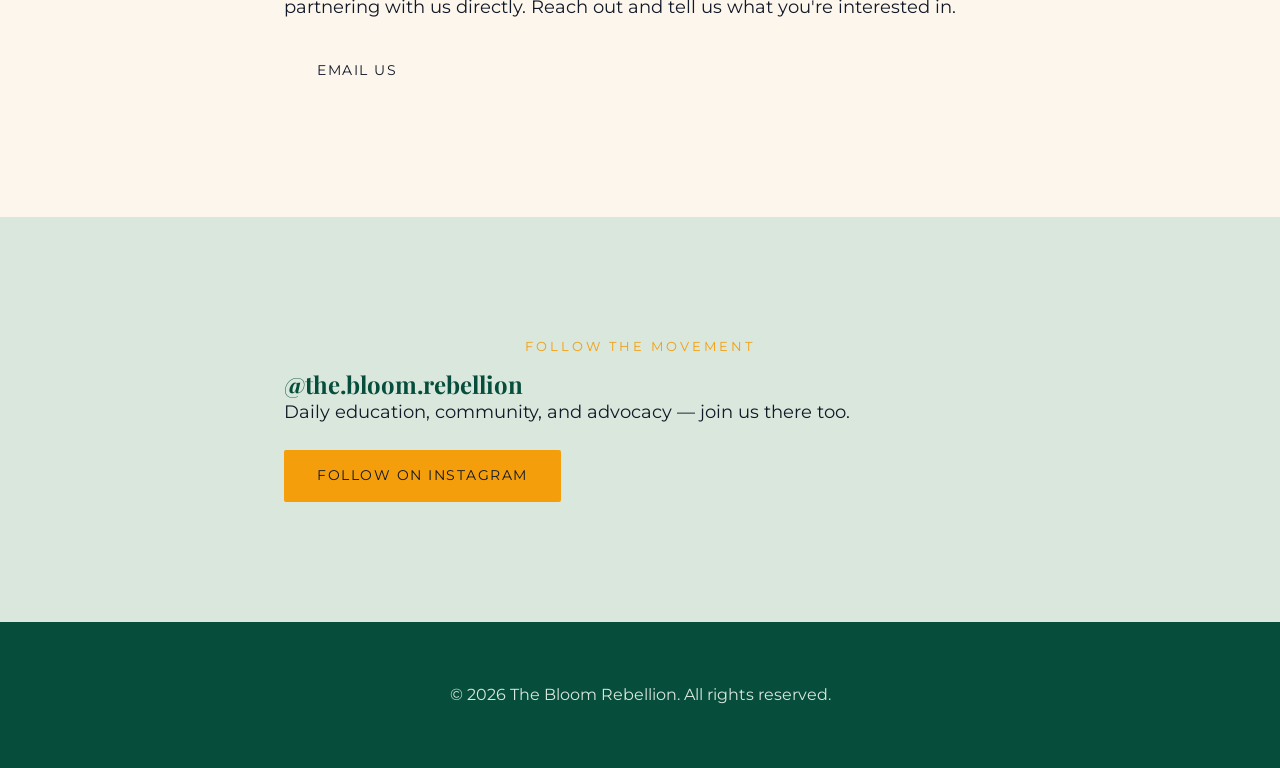
<file: join.html>
<!DOCTYPE html>
<html lang="en">
<head>
  <meta charset="UTF-8">
    <meta name="viewport" content="width=device-width, initial-scale=1.0">
      <title>Join — The Bloom Rebellion</title>
        <meta name="description" content="Join the movement — subscribe, share your story, or get involved.">

          <link rel="preconnect" href="https://fonts.googleapis.com">
            <link href="https://fonts.googleapis.com/css2?family=Playfair+Display:wght@400;700&family=Montserrat:wght@400;500;600&family=Cormorant+Garamond:ital@1&display=swap" rel="stylesheet">

              <link rel="stylesheet" href="css/style.css">
                <link rel="stylesheet" href="css/animations.css">
                <!-- Favicon -->
<link rel="icon" type="image/x-icon" href="images/logo/favicon.ico">
<link rel="icon" type="image/png" sizes="32x32" href="images/logo/favicon-32.png">
<link rel="icon" type="image/png" sizes="16x16" href="images/logo/favicon-16.png">
<link rel="apple-touch-icon" sizes="180x180" href="images/logo/apple-touch-icon.png">

<!-- Social share preview -->
<meta property="og:title" content="The Bloom Rebellion">
<meta property="og:description" content="Rooted in Science. Grounded in Love. Growing in Truth.">
<meta property="og:image" content="https://bloomrebellion.github.io/the-bloom-rebellion/images/logo/og-image.jpg">
<meta property="og:url" content="https://bloomrebellion.github.io/the-bloom-rebellion/">
<meta property="og:type" content="website">
<meta name="twitter:card" content="summary_large_image">
                </head>
                <body>

                  <nav class="site-nav scrolled" id="siteNav">
                      <div class="container">
                            <a href="index.html" class="logo">The Bloom Rebellion</a>
                                  <ul>
                                          <li><a href="about.html">About</a></li>
                                                  <li><a href="movement.html">Movement</a></li>
                                                          <li><a href="evidence.html">Evidence</a></li>
                                                                  <li><a href="mothers.html">Mothers</a></li>
                                                                          <li><a href="resources.html">Take Action</a></li>
                                                                                  <li><a href="join.html">Join</a></li>
                                                                                        </ul>
                                                                                            </div>
                                                                                              </nav>

                                                                                                <header class="page-header">
                                                                                                    <div class="container">
                                                                                                          <p class="hero-eyebrow fade-up">Join the Rebellion</p>
                                                                                                                <h1 class="fade-up">It Isn't About One Person. It's About All of Us.</h1>
                                                                                                                    </div>
                                                                                                                      </header>

                                                                                                                        <section id="newsletter-form">
                                                                                                                            <div class="container narrow">
                                                                                                                                  <p class="section-eyebrow fade-up">📬 Newsletter</p>
                                                                                                                                        <h2 class="fade-up">Stay connected</h2>
                                                                                                                                              <p class="fade-up body-lg">Research updates, featured stories, and movement news — no spam, unsubscribe any time.</p>

                                                                                                                                                    <form action="https://formspree.io/f/xojoknwb" method="POST" class="fade-up site-form">
                                                                                                                                                            <input type="email" name="email" placeholder="Your email address" required>
                                                                                                                                                                    <button type="submit" class="btn btn-primary">Subscribe</button>
                                                                                                                                                                          </form>
                                                                                                                                                                              </div>
                                                                                                                                                                                </section>

                                                                                                                                                                                  <section id="story-form" class="section-alt">
                                                                                                                                                                                      <div class="container narrow">
                                                                                                                                                                                            <p class="section-eyebrow fade-up">💬 Share Your Story</p>
                                                                                                                                                                                                  <h2 class="fade-up">Your story could be exactly what someone else needs to read</h2>
                                                                                                                                                                                                        <p class="fade-up body-lg">Whether it's about pregnancy, motherhood, chronic illness, advocacy, or simply learning to stop hiding — we'd be honored to hear it. Submitted stories may be featured on the site (with your permission) or kept private, your choice.</p>

                                                                                                                                                                                                              <form action="https://formspree.io/f/xlgypwlp" method="POST" class="fade-up site-form">
                                                                                                                                                                                                                      <input type="text" name="name" placeholder="Your name (or 'Anonymous')" required>
                                                                                                                                                                                                                              <input type="email" name="email" placeholder="Your email address" required>
                                                                                                                                                                                                                                      <textarea name="story" rows="6" placeholder="Your story..." required></textarea>
                                                                                                                                                                                                                                              <label class="checkbox-label">
                                                                                                                                                                                                                                                        <input type="checkbox" name="permission_to_feature">
                                                                                                                                                                                                                                                                  You may feature this story on the site (I understand my name can be kept anonymous)
                                                                                                                                                                                                                                                                          </label>
                                                                                                                                                                                                                                                                                  <button type="submit" class="btn btn-primary">Submit Your Story</button>
                                                                                                                                                                                                                                                                                        </form>
                                                                                                                                                                                                                                                                                            </div>
                                                                                                                                                                                                                                                                                              </section>

                                                                                                                                                                                                                                                                                                <section id="volunteer">
                                                                                                                                                                                                                                                                                                    <div class="container narrow">
                                                                                                                                                                                                                                                                                                          <p class="section-eyebrow fade-up">🙌 Volunteer &amp; Get Involved</p>
                                                                                                                                                                                                                                                                                                                <h2 class="fade-up">There's a place for you here</h2>
                                                                                                                                                                                                                                                                                                                      <p class="fade-up body-lg">
                                                                                                                                                                                                                                                                                                                              Whether you have five minutes or five hours, there are ways to support this movement — sharing posts, contributing research, local advocacy, or partnering with us directly. Reach out and tell us what you're interested in.
                                                                                                                                                                                                                                                                                                                                    </p>
                                                                                                                                                                                                                                                                                                                                          <a href="mailto:hello@thebloomrebellion.com" class="btn btn-outline-dark fade-up">Email Us</a>
                                                                                                                                                                                                                                                                                                                                              </div>
                                                                                                                                                                                                                                                                                                                                                </section>

                                                                                                                                                                                                                                                                                                                                                  <section id="follow" class="section-alt centered">
                                                                                                                                                                                                                                                                                                                                                      <div class="container narrow">
                                                                                                                                                                                                                                                                                                                                                            <p class="section-eyebrow fade-up centered">Follow the Movement</p>
                                                                                                                                                                                                                                                                                                                                                                  <h2 class="fade-up">@the.bloom.rebellion</h2>
                                                                                                                                                                                                                                                                                                                                                                        <p class="fade-up body-lg">Daily education, community, and advocacy — join us there too.</p>
                                                                                                                                                                                                                                                                                                                                                                              <a href="https://www.instagram.com/the.bloom.rebellion" target="_blank" rel="noopener" class="btn btn-primary fade-up">Follow on Instagram</a>
                                                                                                                                                                                                                                                                                                                                                                                  </div>
                                                                                                                                                                                                                                                                                                                                                                                    </section>

                                                                                                                                                                                                                                                                                                                                                                                      <footer class="site-footer">
                                                                                                                                                                                                                                                                                                                                                                                          <div class="container">
                                                                                                                                                                                                                                                                                                                                                                                                <p>&copy; 2026 The Bloom Rebellion. All rights reserved.</p>
                                                                                                                                                                                                                                                                                                                                                                                                    </div>
                                                                                                                                                                                                                                                                                                                                                                                                      </footer>

                                                                                                                                                                                                                                                                                                                                                                                                        <script src="js/script.js"></script>
                                                                                                                                                                                                                                                                                                                                                                                                        </body>
                                                                                                                                                                                                                                                                                                                                                                                                        </html>
</file>
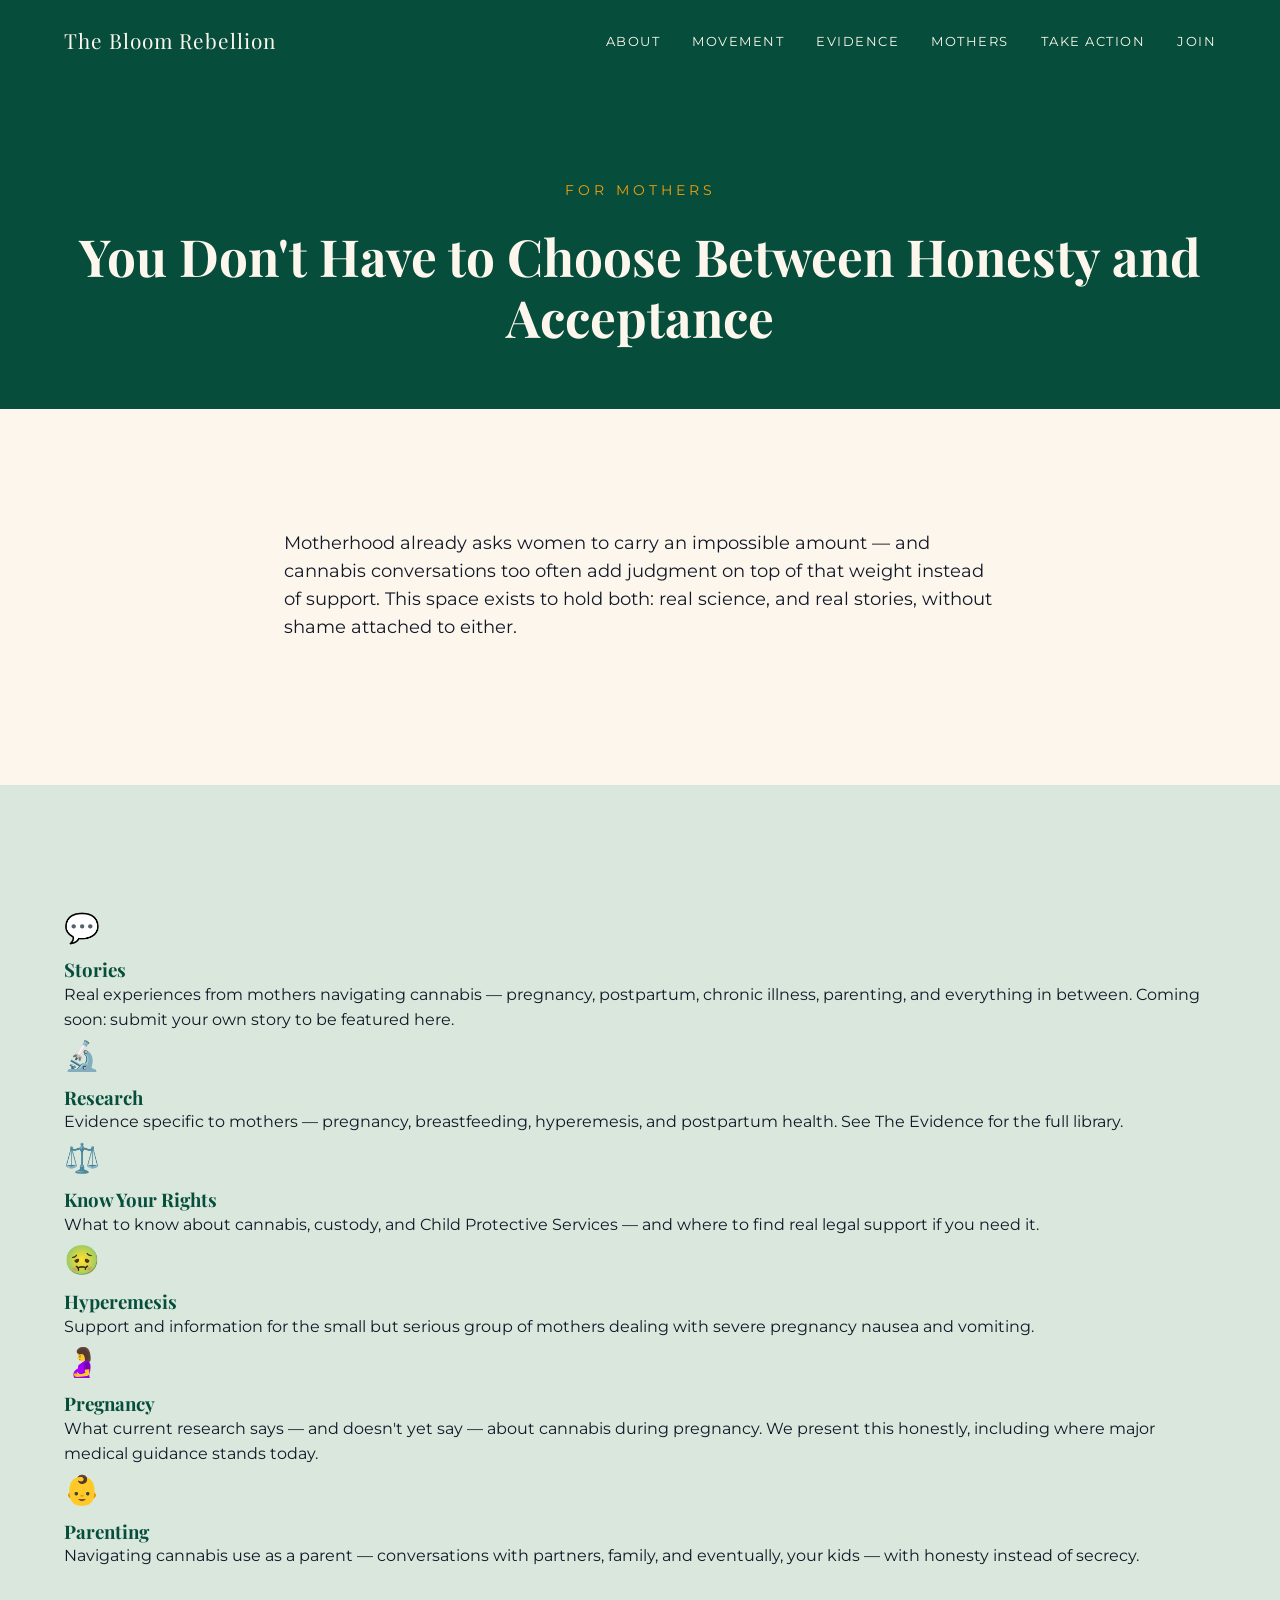
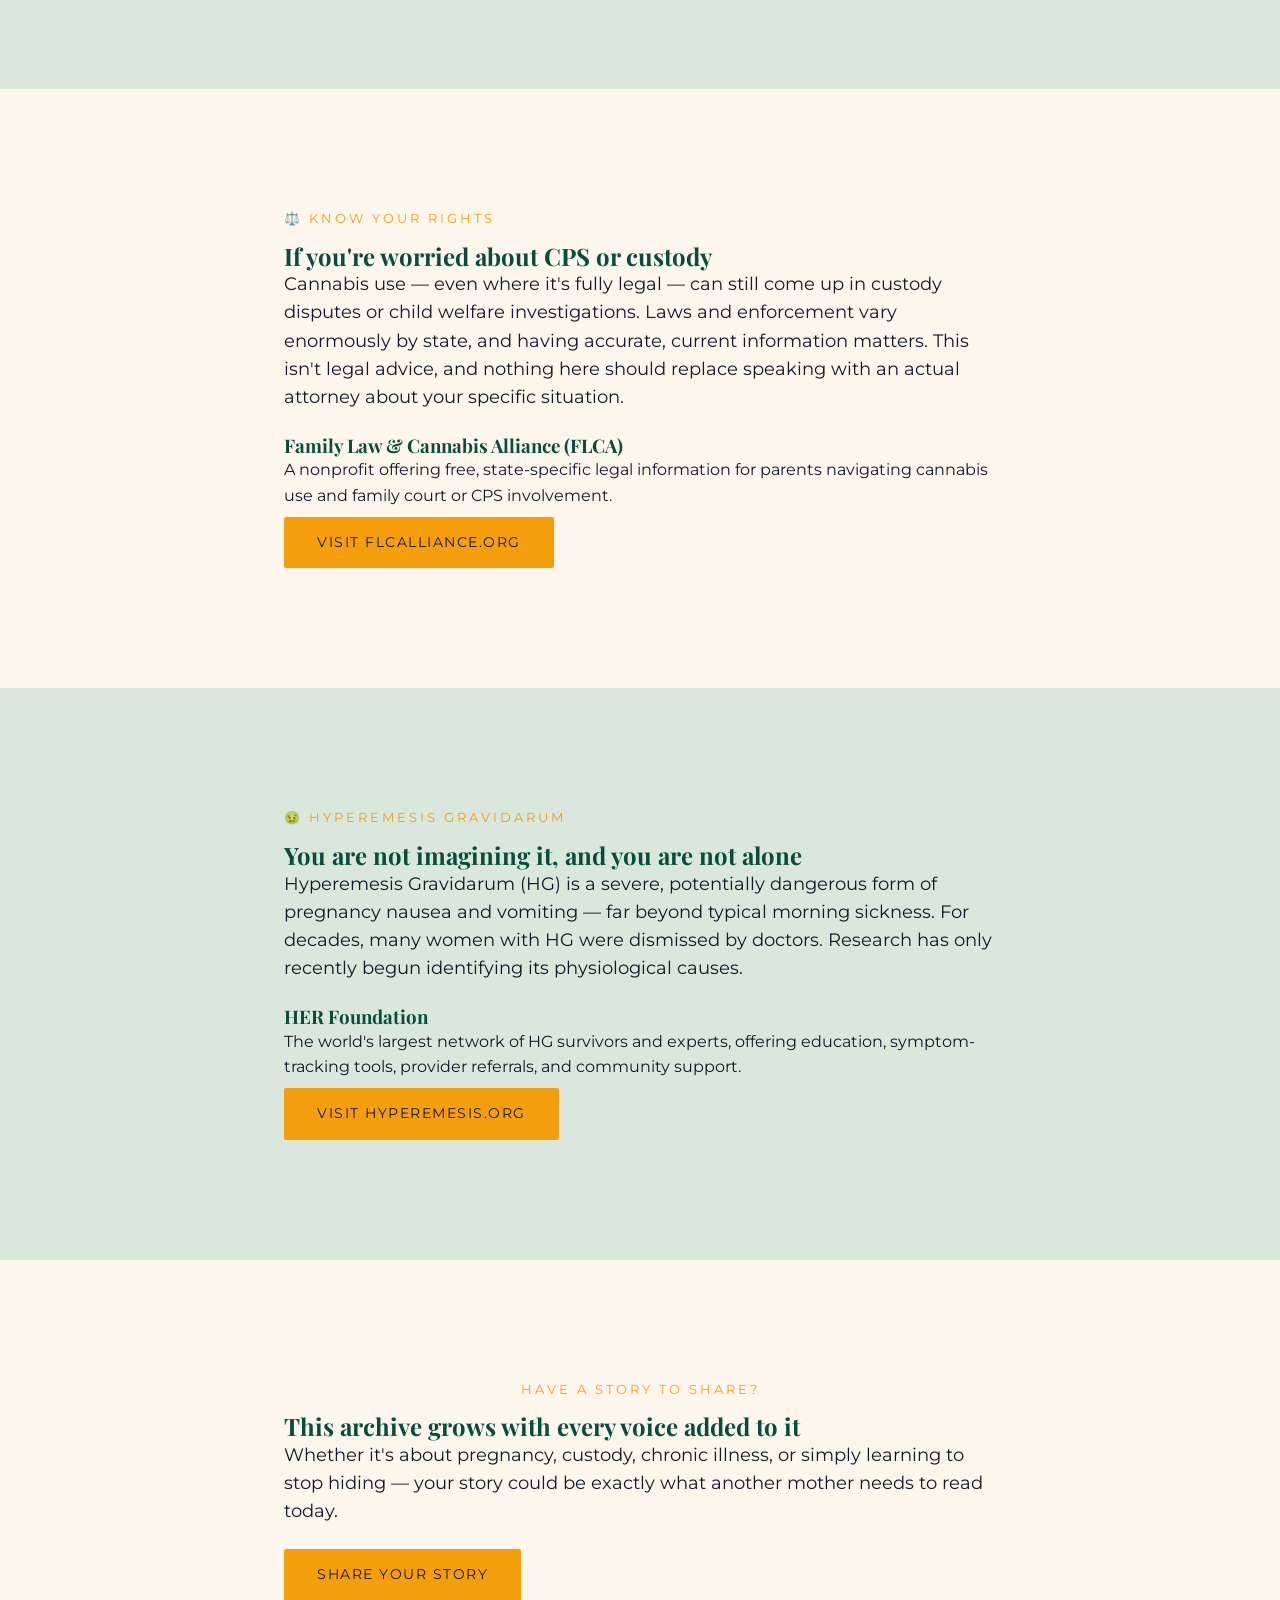
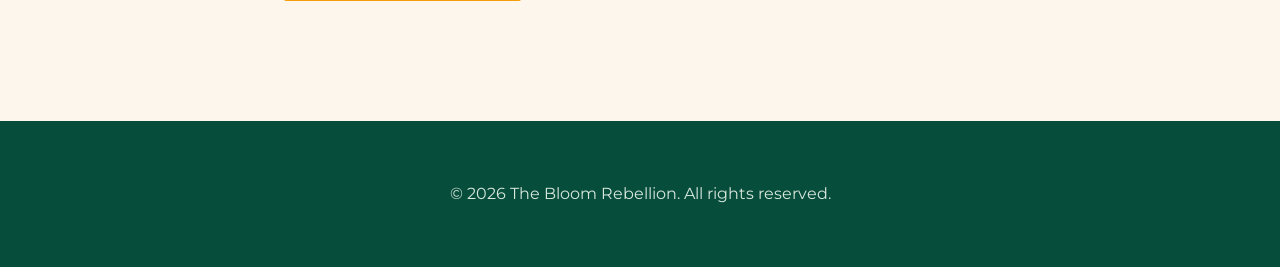
<file: mothers.html>
<!DOCTYPE html>
<html lang="en">
<head>
  <meta charset="UTF-8">
    <meta name="viewport" content="width=device-width, initial-scale=1.0">
      <title>Mothers — The Bloom Rebellion</title>
        <meta name="description" content="Stories, research, rights, and support for mothers navigating cannabis without shame.">

          <link rel="preconnect" href="https://fonts.googleapis.com">
            <link href="https://fonts.googleapis.com/css2?family=Playfair+Display:wght@400;700&family=Montserrat:wght@400;500;600&family=Cormorant+Garamond:ital@1&display=swap" rel="stylesheet">

              <link rel="stylesheet" href="css/style.css">
                <link rel="stylesheet" href="css/animations.css">
                <!-- Favicon -->
<link rel="icon" type="image/x-icon" href="images/logo/favicon.ico">
<link rel="icon" type="image/png" sizes="32x32" href="images/logo/favicon-32.png">
<link rel="icon" type="image/png" sizes="16x16" href="images/logo/favicon-16.png">
<link rel="apple-touch-icon" sizes="180x180" href="images/logo/apple-touch-icon.png">

<!-- Social share preview -->
<meta property="og:title" content="The Bloom Rebellion">
<meta property="og:description" content="Rooted in Science. Grounded in Love. Growing in Truth.">
<meta property="og:image" content="https://bloomrebellion.github.io/the-bloom-rebellion/images/logo/og-image.jpg">
<meta property="og:url" content="https://bloomrebellion.github.io/the-bloom-rebellion/">
<meta property="og:type" content="website">
<meta name="twitter:card" content="summary_large_image">
                </head>
                <body>

                  <nav class="site-nav scrolled" id="siteNav">
                      <div class="container">
                            <a href="index.html" class="logo">The Bloom Rebellion</a>
                                  <ul>
                                          <li><a href="about.html">About</a></li>
                                                  <li><a href="movement.html">Movement</a></li>
                                                          <li><a href="evidence.html">Evidence</a></li>
                                                                  <li><a href="mothers.html">Mothers</a></li>
                                                                          <li><a href="resources.html">Take Action</a></li>
                                                                                  <li><a href="join.html">Join</a></li>
                                                                                        </ul>
                                                                                            </div>
                                                                                              </nav>

                                                                                                <header class="page-header">
                                                                                                    <div class="container">
                                                                                                          <p class="hero-eyebrow fade-up">For Mothers</p>
                                                                                                                <h1 class="fade-up">You Don't Have to Choose Between Honesty and Acceptance</h1>
                                                                                                                    </div>
                                                                                                                      </header>

                                                                                                                        <section id="mothers-intro">
                                                                                                                            <div class="container narrow">
                                                                                                                                  <p class="fade-up body-lg">
                                                                                                                                          Motherhood already asks women to carry an impossible amount — and cannabis conversations too often add judgment on top of that weight instead of support. This space exists to hold both: real science, and real stories, without shame attached to either.
                                                                                                                                                </p>
                                                                                                                                                    </div>
                                                                                                                                                      </section>

                                                                                                                                                        <section id="mother-topics" class="section-alt">
                                                                                                                                                            <div class="container">
                                                                                                                                                                  <div class="topic-grid">

                                                                                                                                                                          <article class="topic-card fade-up">
                                                                                                                                                                                    <p class="category-icon">💬</p>
                                                                                                                                                                                              <h3>Stories</h3>
                                                                                                                                                                                                        <p>Real experiences from mothers navigating cannabis — pregnancy, postpartum, chronic illness, parenting, and everything in between. Coming soon: submit your own story to be featured here.</p>
                                                                                                                                                                                                                </article>

                                                                                                                                                                                                                        <article class="topic-card fade-up">
                                                                                                                                                                                                                                  <p class="category-icon">🔬</p>
                                                                                                                                                                                                                                            <h3>Research</h3>
                                                                                                                                                                                                                                                      <p>Evidence specific to mothers — pregnancy, breastfeeding, hyperemesis, and postpartum health. See <a href="evidence.html">The Evidence</a> for the full library.</p>
                                                                                                                                                                                                                                                              </article>

                                                                                                                                                                                                                                                                      <article class="topic-card fade-up">
                                                                                                                                                                                                                                                                                <p class="category-icon">⚖️</p>
                                                                                                                                                                                                                                                                                          <h3>Know Your Rights</h3>
                                                                                                                                                                                                                                                                                                    <p>What to know about cannabis, custody, and Child Protective Services — and where to find real legal support if you need it.</p>
                                                                                                                                                                                                                                                                                                            </article>

                                                                                                                                                                                                                                                                                                                    <article class="topic-card fade-up">
                                                                                                                                                                                                                                                                                                                              <p class="category-icon">🤢</p>
                                                                                                                                                                                                                                                                                                                                        <h3>Hyperemesis</h3>
                                                                                                                                                                                                                                                                                                                                                  <p>Support and information for the small but serious group of mothers dealing with severe pregnancy nausea and vomiting.</p>
                                                                                                                                                                                                                                                                                                                                                          </article>

                                                                                                                                                                                                                                                                                                                                                                  <article class="topic-card fade-up">
                                                                                                                                                                                                                                                                                                                                                                            <p class="category-icon">🤰</p>
                                                                                                                                                                                                                                                                                                                                                                                      <h3>Pregnancy</h3>
                                                                                                                                                                                                                                                                                                                                                                                                <p>What current research says — and doesn't yet say — about cannabis during pregnancy. We present this honestly, including where major medical guidance stands today.</p>
                                                                                                                                                                                                                                                                                                                                                                                                        </article>

                                                                                                                                                                                                                                                                                                                                                                                                                <article class="topic-card fade-up">
                                                                                                                                                                                                                                                                                                                                                                                                                          <p class="category-icon">👶</p>
                                                                                                                                                                                                                                                                                                                                                                                                                                    <h3>Parenting</h3>
                                                                                                                                                                                                                                                                                                                                                                                                                                              <p>Navigating cannabis use as a parent — conversations with partners, family, and eventually, your kids — with honesty instead of secrecy.</p>
                                                                                                                                                                                                                                                                                                                                                                                                                                                      </article>

                                                                                                                                                                                                                                                                                                                                                                                                                                                            </div>
                                                                                                                                                                                                                                                                                                                                                                                                                                                                </div>
                                                                                                                                                                                                                                                                                                                                                                                                                                                                  </section>

                                                                                                                                                                                                                                                                                                                                                                                                                                                                    <section id="know-your-rights">
                                                                                                                                                                                                                                                                                                                                                                                                                                                                        <div class="container narrow">
                                                                                                                                                                                                                                                                                                                                                                                                                                                                              <p class="section-eyebrow fade-up">⚖️ Know Your Rights</p>
                                                                                                                                                                                                                                                                                                                                                                                                                                                                                    <h2 class="fade-up">If you're worried about CPS or custody</h2>
                                                                                                                                                                                                                                                                                                                                                                                                                                                                                          <p class="fade-up body-lg">
                                                                                                                                                                                                                                                                                                                                                                                                                                                                                                  Cannabis use — even where it's fully legal — can still come up in custody disputes or child welfare investigations. Laws and enforcement vary enormously by state, and having accurate, current information matters. This isn't legal advice, and nothing here should replace speaking with an actual attorney about your specific situation.
                                                                                                                                                                                                                                                                                                                                                                                                                                                                                                        </p>
                                                                                                                                                                                                                                                                                                                                                                                                                                                                                                              <div class="resource-box fade-up">
                                                                                                                                                                                                                                                                                                                                                                                                                                                                                                                      <h3>Family Law &amp; Cannabis Alliance (FLCA)</h3>
                                                                                                                                                                                                                                                                                                                                                                                                                                                                                                                              <p>A nonprofit offering free, state-specific legal information for parents navigating cannabis use and family court or CPS involvement.</p>
                                                                                                                                                                                                                                                                                                                                                                                                                                                                                                                                      <a href="https://flcalliance.org" target="_blank" rel="noopener" class="btn btn-primary" style="margin-top: 8px;">Visit flcalliance.org</a>
                                                                                                                                                                                                                                                                                                                                                                                                                                                                                                                                            </div>
                                                                                                                                                                                                                                                                                                                                                                                                                                                                                                                                                </div>
                                                                                                                                                                                                                                                                                                                                                                                                                                                                                                                                                  </section>

                                                                                                                                                                                                                                                                                                                                                                                                                                                                                                                                                    <section id="hyperemesis-support" class="section-alt">
                                                                                                                                                                                                                                                                                                                                                                                                                                                                                                                                                        <div class="container narrow">
                                                                                                                                                                                                                                                                                                                                                                                                                                                                                                                                                              <p class="section-eyebrow fade-up">🤢 Hyperemesis Gravidarum</p>
                                                                                                                                                                                                                                                                                                                                                                                                                                                                                                                                                                    <h2 class="fade-up">You are not imagining it, and you are not alone</h2>
                                                                                                                                                                                                                                                                                                                                                                                                                                                                                                                                                                          <p class="fade-up body-lg">
                                                                                                                                                                                                                                                                                                                                                                                                                                                                                                                                                                                  Hyperemesis Gravidarum (HG) is a severe, potentially dangerous form of pregnancy nausea and vomiting — far beyond typical morning sickness. For decades, many women with HG were dismissed by doctors. Research has only recently begun identifying its physiological causes.
                                                                                                                                                                                                                                                                                                                                                                                                                                                                                                                                                                                        </p>
                                                                                                                                                                                                                                                                                                                                                                                                                                                                                                                                                                                              <div class="resource-box fade-up">
                                                                                                                                                                                                                                                                                                                                                                                                                                                                                                                                                                                                      <h3>HER Foundation</h3>
                                                                                                                                                                                                                                                                                                                                                                                                                                                                                                                                                                                                              <p>The world's largest network of HG survivors and experts, offering education, symptom-tracking tools, provider referrals, and community support.</p>
                                                                                                                                                                                                                                                                                                                                                                                                                                                                                                                                                                                                                      <a href="https://www.hyperemesis.org" target="_blank" rel="noopener" class="btn btn-primary" style="margin-top: 8px;">Visit hyperemesis.org</a>
                                                                                                                                                                                                                                                                                                                                                                                                                                                                                                                                                                                                                            </div>
                                                                                                                                                                                                                                                                                                                                                                                                                                                                                                                                                                                                                                </div>
                                                                                                                                                                                                                                                                                                                                                                                                                                                                                                                                                                                                                                  </section>

                                                                                                                                                                                                                                                                                                                                                                                                                                                                                                                                                                                                                                    <section id="mothers-cta" class="centered">
                                                                                                                                                                                                                                                                                                                                                                                                                                                                                                                                                                                                                                        <div class="container narrow">
                                                                                                                                                                                                                                                                                                                                                                                                                                                                                                                                                                                                                                              <p class="section-eyebrow fade-up centered">Have a Story to Share?</p>
                                                                                                                                                                                                                                                                                                                                                                                                                                                                                                                                                                                                                                                    <h2 class="fade-up">This archive grows with every voice added to it</h2>
                                                                                                                                                                                                                                                                                                                                                                                                                                                                                                                                                                                                                                                          <p class="fade-up body-lg">
                                                                                                                                                                                                                                                                                                                                                                                                                                                                                                                                                                                                                                                                  Whether it's about pregnancy, custody, chronic illness, or simply learning to stop hiding — your story could be exactly what another mother needs to read today.
                                                                                                                                                                                                                                                                                                                                                                                                                                                                                                                                                                                                                                                                        </p>
                                                                                                                                                                                                                                                                                                                                                                                                                                                                                                                                                                                                                                                                              <a href="join.html" class="btn btn-primary fade-up">Share Your Story</a>
                                                                                                                                                                                                                                                                                                                                                                                                                                                                                                                                                                                                                                                                                  </div>
                                                                                                                                                                                                                                                                                                                                                                                                                                                                                                                                                                                                                                                                                    </section>

                                                                                                                                                                                                                                                                                                                                                                                                                                                                                                                                                                                                                                                                                      <footer class="site-footer">
                                                                                                                                                                                                                                                                                                                                                                                                                                                                                                                                                                                                                                                                                          <div class="container">
                                                                                                                                                                                                                                                                                                                                                                                                                                                                                                                                                                                                                                                                                                <p>&copy; 2026 The Bloom Rebellion. All rights reserved.</p>
                                                                                                                                                                                                                                                                                                                                                                                                                                                                                                                                                                                                                                                                                                    </div>
                                                                                                                                                                                                                                                                                                                                                                                                                                                                                                                                                                                                                                                                                                      </footer>

                                                                                                                                                                                                                                                                                                                                                                                                                                                                                                                                                                                                                                                                                                        <script src="js/script.js"></script>
                                                                                                                                                                                                                                                                                                                                                                                                                                                                                                                                                                                                                                                                                                        </body>
                                                                                                                                                                                                                                                                                                                                                                                                                                                                                                                                                                                                                                                                                                        </html>
</file>
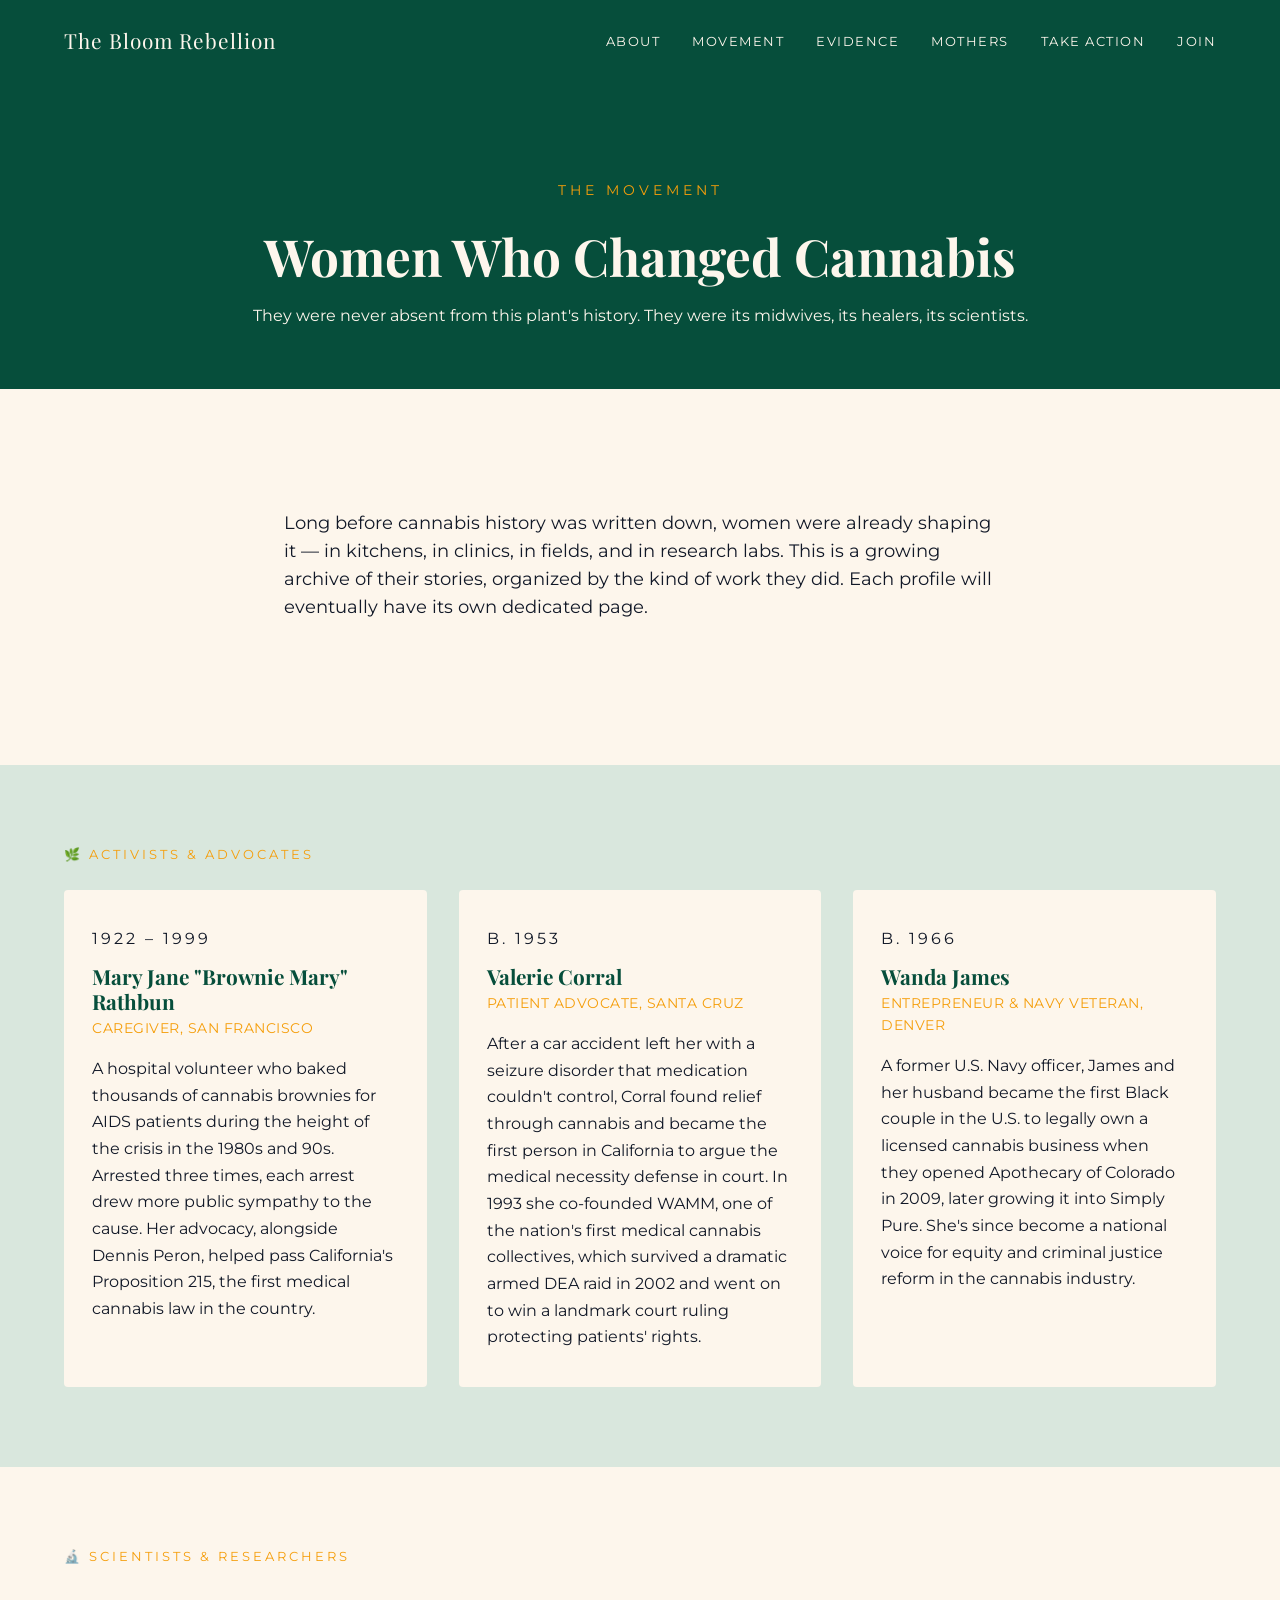
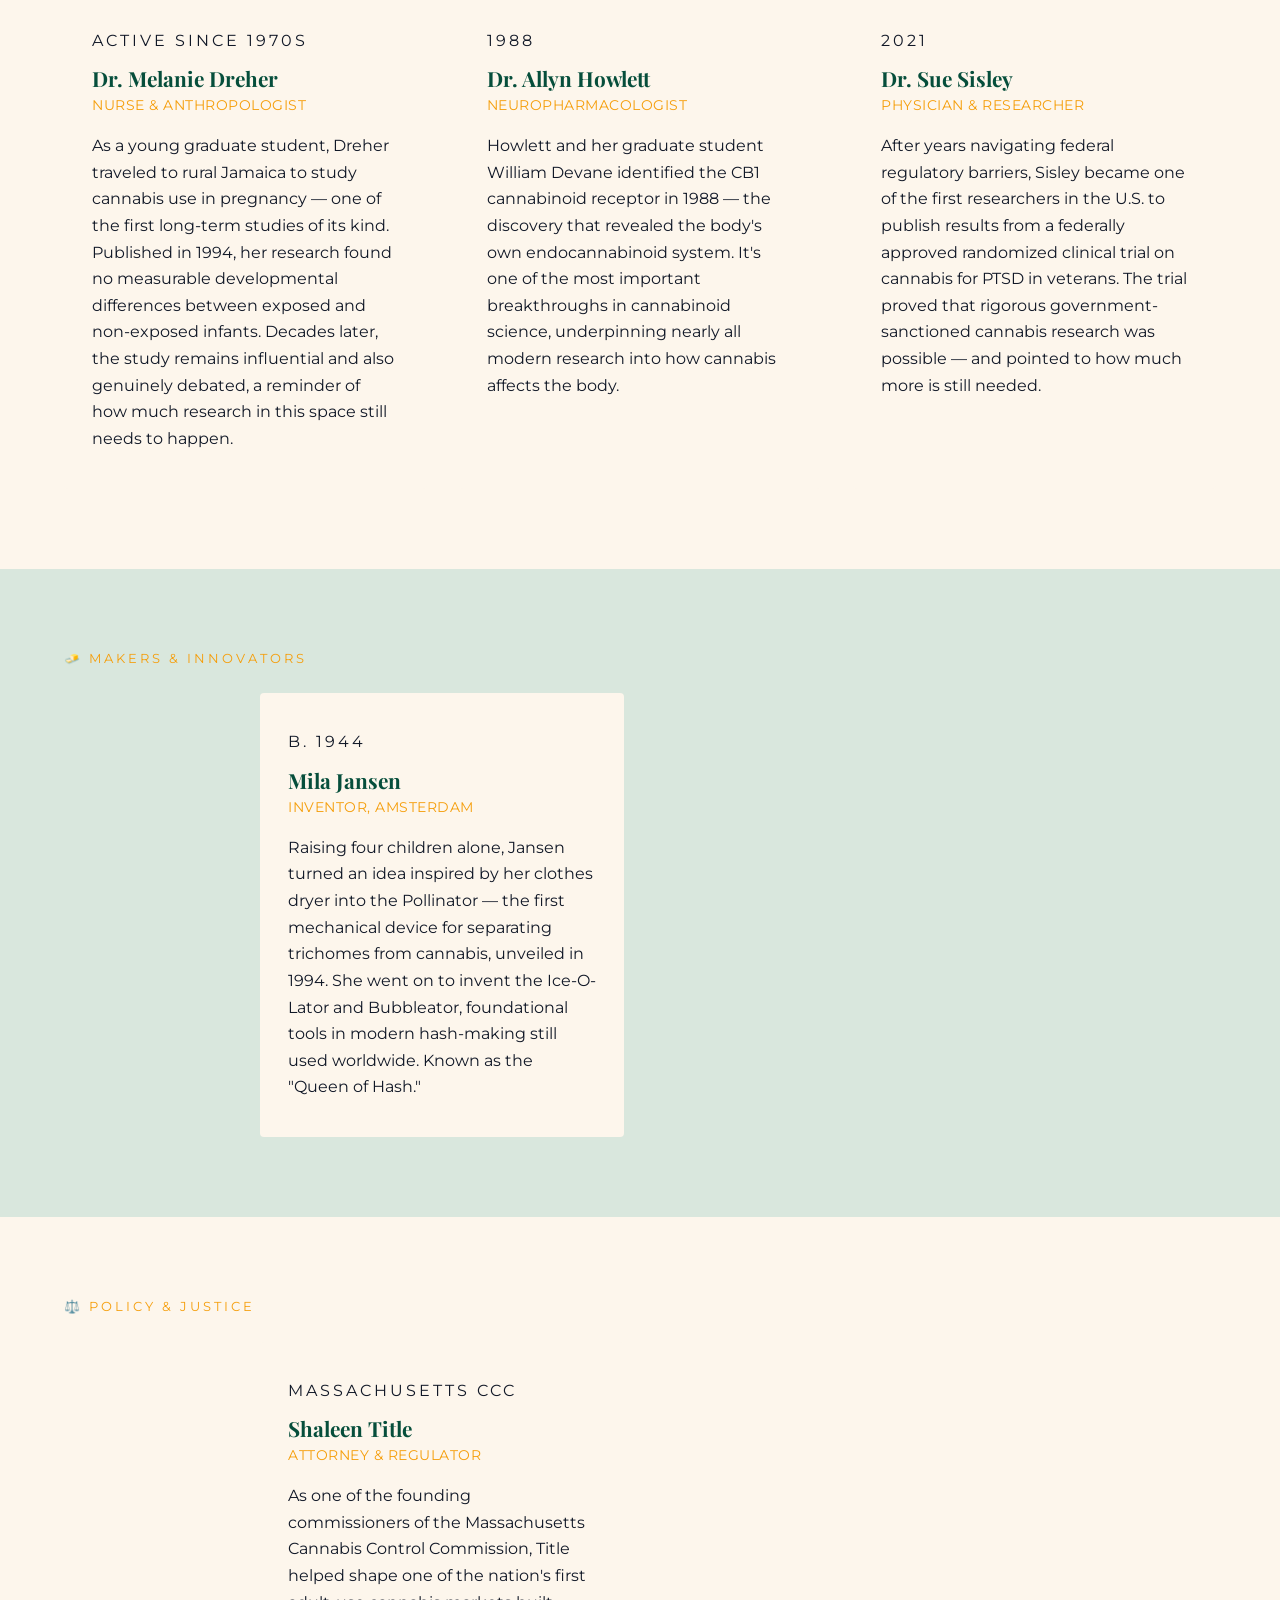
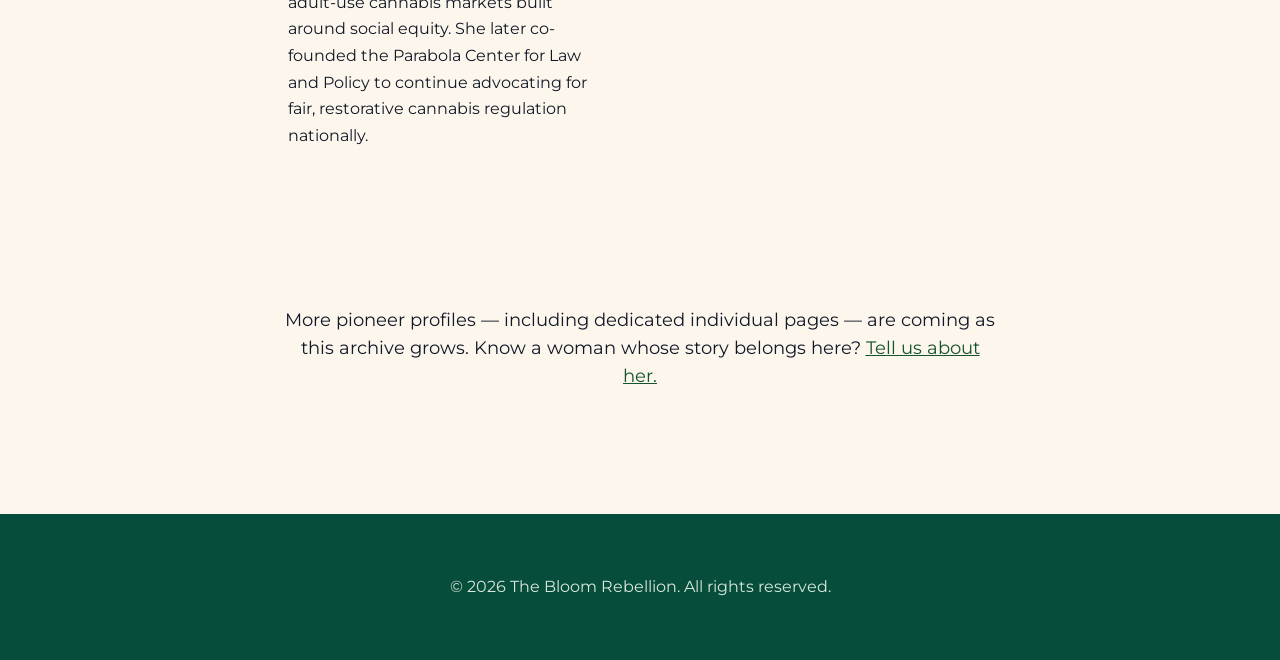
<file: movement.html>
<!DOCTYPE html>
<html lang="en">
<head>
  <meta charset="UTF-8">
  <meta name="viewport" content="width=device-width, initial-scale=1.0">
  <title>Movement — The Bloom Rebellion</title>
  <meta name="description" content="The women who shaped cannabis history — activists, scientists, innovators, and policy leaders.">

  <link rel="preconnect" href="https://fonts.googleapis.com">
  <link href="https://fonts.googleapis.com/css2?family=Playfair+Display:wght@400;700&family=Montserrat:wght@400;500;600&family=Cormorant+Garamond:ital@1&display=swap" rel="stylesheet">

  <link rel="stylesheet" href="css/style.css">
  <link rel="stylesheet" href="css/animations.css">
  <!-- Favicon -->
<link rel="icon" type="image/x-icon" href="images/logo/favicon.ico">
<link rel="icon" type="image/png" sizes="32x32" href="images/logo/favicon-32.png">
<link rel="icon" type="image/png" sizes="16x16" href="images/logo/favicon-16.png">
<link rel="apple-touch-icon" sizes="180x180" href="images/logo/apple-touch-icon.png">

<!-- Social share preview -->
<meta property="og:title" content="The Bloom Rebellion">
<meta property="og:description" content="Rooted in Science. Grounded in Love. Growing in Truth.">
<meta property="og:image" content="https://bloomrebellion.github.io/the-bloom-rebellion/images/logo/og-image.jpg">
<meta property="og:url" content="https://bloomrebellion.github.io/the-bloom-rebellion/">
<meta property="og:type" content="website">
<meta name="twitter:card" content="summary_large_image">
</head>
<body>

  <nav class="site-nav scrolled" id="siteNav">
    <div class="container">
      <a href="index.html" class="logo">The Bloom Rebellion</a>
      <ul>
        <li><a href="about.html">About</a></li>
        <li><a href="movement.html">Movement</a></li>
        <li><a href="evidence.html">Evidence</a></li>
        <li><a href="mothers.html">Mothers</a></li>
        <li><a href="resources.html">Take Action</a></li>
        <li><a href="join.html">Join</a></li>
      </ul>
    </div>
  </nav>

  <header class="page-header">
    <div class="container">
      <p class="hero-eyebrow fade-up">The Movement</p>
      <h1 class="fade-up">Women Who Changed Cannabis</h1>
      <p class="fade-up hero-sub" style="margin-top: 16px;">They were never absent from this plant's history. They were its midwives, its healers, its scientists.</p>
    </div>
  </header>

  <section id="pioneers-intro">
    <div class="container narrow">
      <p class="fade-up body-lg">
        Long before cannabis history was written down, women were already shaping it — in kitchens, in clinics, in fields, and in research labs. This is a growing archive of their stories, organized by the kind of work they did. Each profile will eventually have its own dedicated page.
      </p>
    </div>
  </section>

  <!-- Activists & Advocates -->
  <section class="pioneer-category section-alt">
    <div class="container">
      <p class="section-eyebrow fade-up">🌿 Activists &amp; Advocates</p>
      <div class="pioneer-grid">

        <article class="pioneer-card fade-up">
          <p class="section-eyebrow">1922 – 1999</p>
          <h3>Mary Jane "Brownie Mary" Rathbun</h3>
          <p class="pioneer-role">Caregiver, San Francisco</p>
          <p>
            A hospital volunteer who baked thousands of cannabis brownies for AIDS patients during the height of the crisis in the 1980s and 90s. Arrested three times, each arrest drew more public sympathy to the cause. Her advocacy, alongside Dennis Peron, helped pass California's Proposition 215, the first medical cannabis law in the country.
          </p>
        </article>

        <article class="pioneer-card fade-up">
          <p class="section-eyebrow">b. 1953</p>
          <h3>Valerie Corral</h3>
          <p class="pioneer-role">Patient Advocate, Santa Cruz</p>
          <p>
            After a car accident left her with a seizure disorder that medication couldn't control, Corral found relief through cannabis and became the first person in California to argue the medical necessity defense in court. In 1993 she co-founded WAMM, one of the nation's first medical cannabis collectives, which survived a dramatic armed DEA raid in 2002 and went on to win a landmark court ruling protecting patients' rights.
          </p>
        </article>

        <article class="pioneer-card fade-up">
          <p class="section-eyebrow">b. 1966</p>
          <h3>Wanda James</h3>
          <p class="pioneer-role">Entrepreneur &amp; Navy Veteran, Denver</p>
          <p>
            A former U.S. Navy officer, James and her husband became the first Black couple in the U.S. to legally own a licensed cannabis business when they opened Apothecary of Colorado in 2009, later growing it into Simply Pure. She's since become a national voice for equity and criminal justice reform in the cannabis industry.
          </p>
        </article>

      </div>
    </div>
  </section>

  <!-- Scientists & Researchers -->
  <section class="pioneer-category">
    <div class="container">
      <p class="section-eyebrow fade-up">🔬 Scientists &amp; Researchers</p>
      <div class="pioneer-grid">

        <article class="pioneer-card fade-up">
          <p class="section-eyebrow">Active since 1970s</p>
          <h3>Dr. Melanie Dreher</h3>
          <p class="pioneer-role">Nurse &amp; Anthropologist</p>
          <p>
            As a young graduate student, Dreher traveled to rural Jamaica to study cannabis use in pregnancy — one of the first long-term studies of its kind. Published in 1994, her research found no measurable developmental differences between exposed and non-exposed infants. Decades later, the study remains influential and also genuinely debated, a reminder of how much research in this space still needs to happen.
          </p>
        </article>

        <article class="pioneer-card fade-up">
          <p class="section-eyebrow">1988</p>
          <h3>Dr. Allyn Howlett</h3>
          <p class="pioneer-role">Neuropharmacologist</p>
          <p>
            Howlett and her graduate student William Devane identified the CB1 cannabinoid receptor in 1988 — the discovery that revealed the body's own endocannabinoid system. It's one of the most important breakthroughs in cannabinoid science, underpinning nearly all modern research into how cannabis affects the body.
          </p>
        </article>

        <article class="pioneer-card fade-up">
          <p class="section-eyebrow">2021</p>
          <h3>Dr. Sue Sisley</h3>
          <p class="pioneer-role">Physician &amp; Researcher</p>
          <p>
            After years navigating federal regulatory barriers, Sisley became one of the first researchers in the U.S. to publish results from a federally approved randomized clinical trial on cannabis for PTSD in veterans. The trial proved that rigorous government-sanctioned cannabis research was possible — and pointed to how much more is still needed.
          </p>
        </article>

      </div>
    </div>
  </section>

  <!-- Makers & Innovators -->
  <section class="pioneer-category section-alt">
    <div class="container">
      <p class="section-eyebrow fade-up">🧈 Makers &amp; Innovators</p>
      <div class="pioneer-grid pioneer-grid-2">

        <article class="pioneer-card fade-up">
          <p class="section-eyebrow">b. 1944</p>
          <h3>Mila Jansen</h3>
          <p class="pioneer-role">Inventor, Amsterdam</p>
          <p>
            Raising four children alone, Jansen turned an idea inspired by her clothes dryer into the Pollinator — the first mechanical device for separating trichomes from cannabis, unveiled in 1994. She went on to invent the Ice-O-Lator and Bubbleator, foundational tools in modern hash-making still used worldwide. Known as the "Queen of Hash."
          </p>
        </article>

      </div>
    </div>
  </section>

  <!-- Policy & Justice -->
  <section class="pioneer-category">
    <div class="container">
      <p class="section-eyebrow fade-up">⚖️ Policy &amp; Justice</p>
      <div class="pioneer-grid pioneer-grid-2">

        <article class="pioneer-card fade-up">
          <p class="section-eyebrow">Massachusetts CCC</p>
          <h3>Shaleen Title</h3>
          <p class="pioneer-role">Attorney &amp; Regulator</p>
          <p>
            As one of the founding commissioners of the Massachusetts Cannabis Control Commission, Title helped shape one of the nation's first adult-use cannabis markets built around social equity. She later co-founded the Parabola Center for Law and Policy to continue advocating for fair, restorative cannabis regulation nationally.
          </p>
        </article>

      </div>
    </div>
  </section>

  <section id="more-pioneers" class="centered">
    <div class="container narrow">
      <p class="fade-up body-lg" style="text-align: center;">
        More pioneer profiles — including dedicated individual pages — are coming as this archive grows. Know a woman whose story belongs here? <a href="join.html" style="text-decoration: underline; color: var(--forest);">Tell us about her.</a>
      </p>
    </div>
  </section>

  <footer class="site-footer">
    <div class="container">
      <p>&copy; 2026 The Bloom Rebellion. All rights reserved.</p>
    </div>
  </footer>

  <script src="js/script.js"></script>
</body>
</html>
</file>
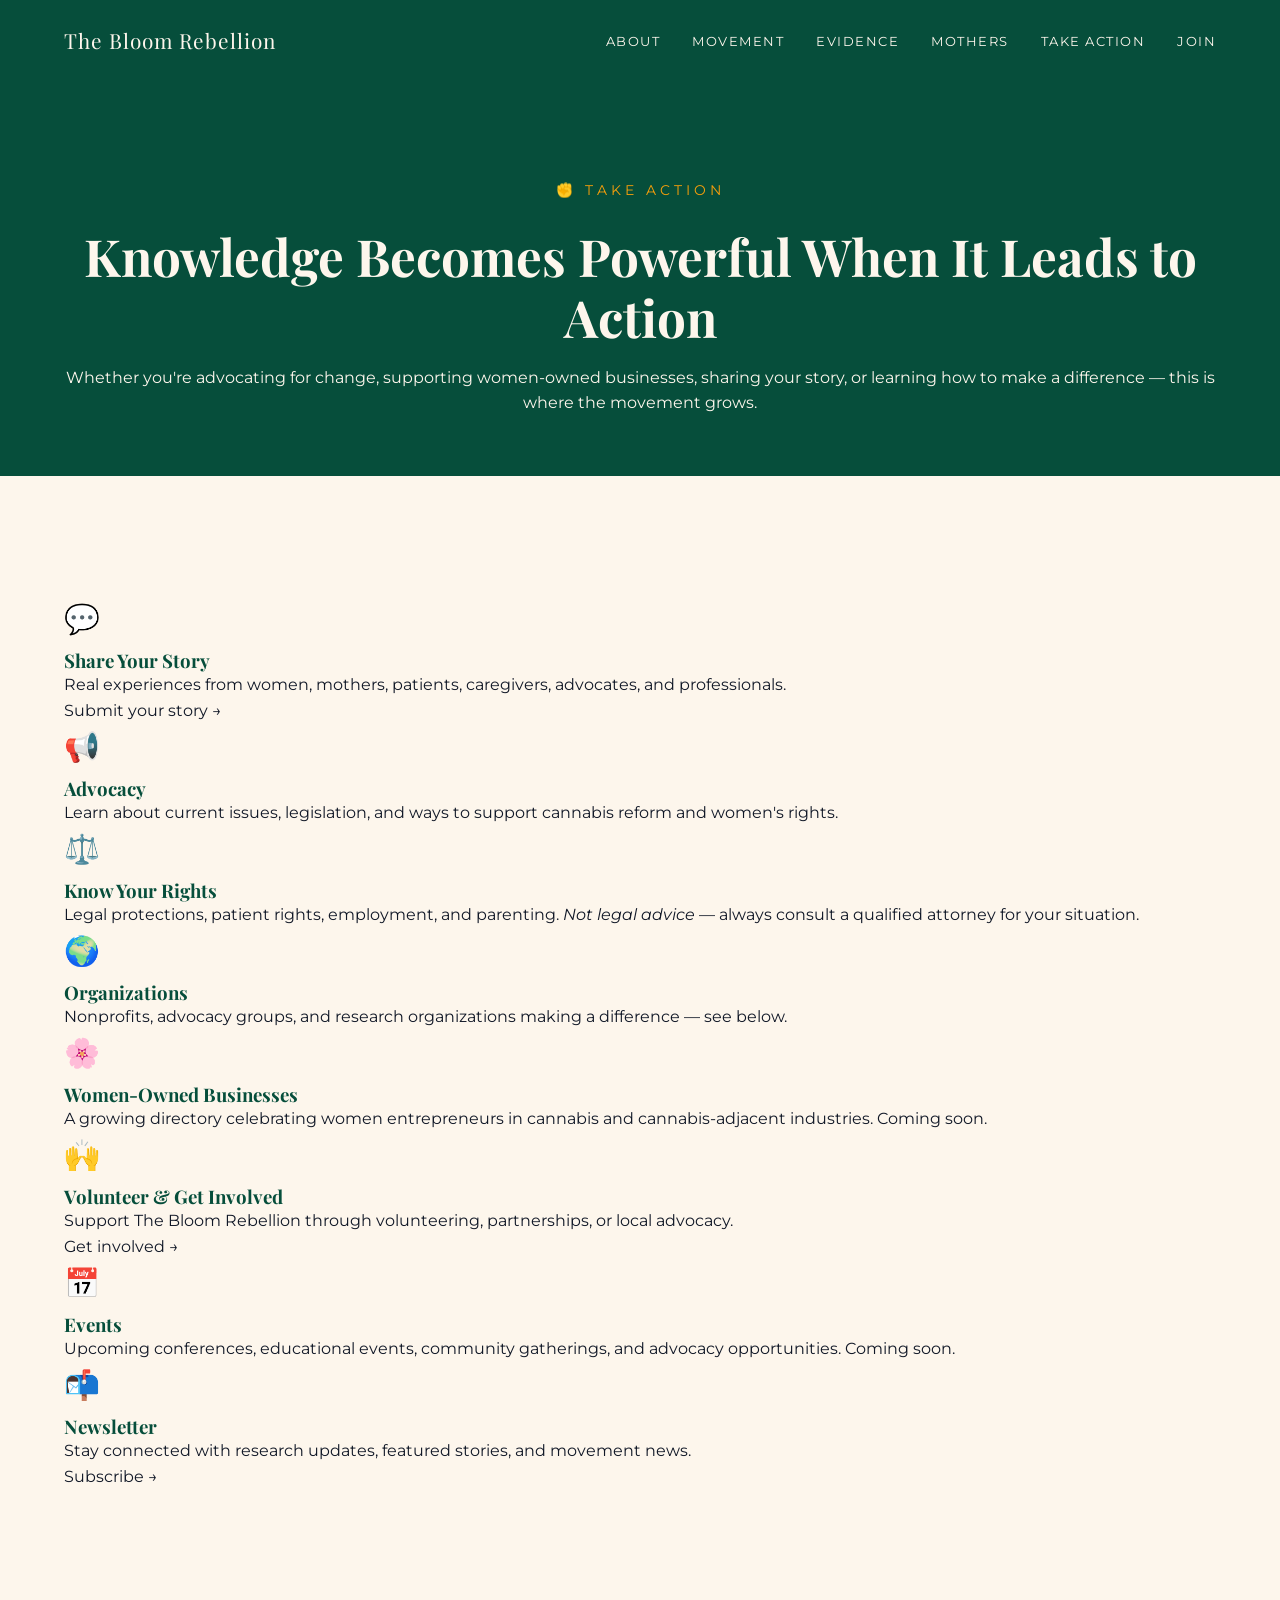
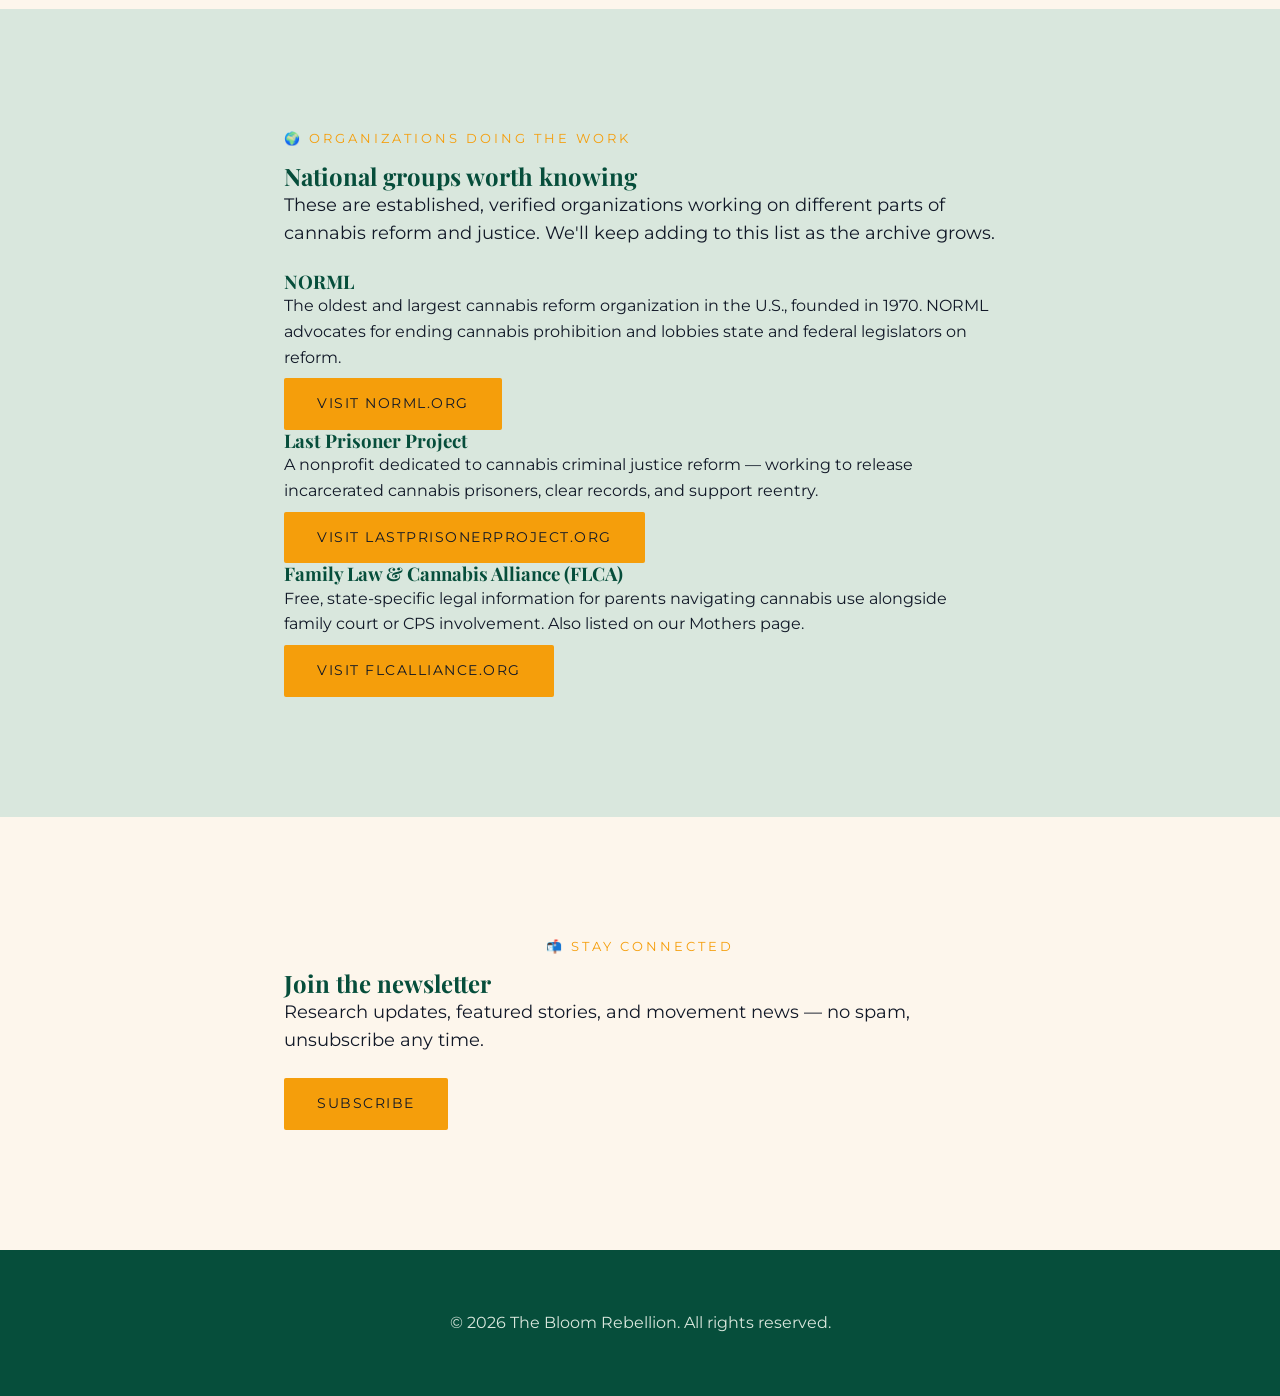
<file: resources.html>
<!DOCTYPE html>
<html lang="en">
<head>
  <meta charset="UTF-8">
    <meta name="viewport" content="width=device-width, initial-scale=1.0">
      <title>Take Action — The Bloom Rebellion</title>
        <meta name="description" content="Advocacy, rights, organizations, and ways to get involved in the movement.">

          <link rel="preconnect" href="https://fonts.googleapis.com">
            <link href="https://fonts.googleapis.com/css2?family=Playfair+Display:wght@400;700&family=Montserrat:wght@400;500;600&family=Cormorant+Garamond:ital@1&display=swap" rel="stylesheet">

              <link rel="stylesheet" href="css/style.css">
                <link rel="stylesheet" href="css/animations.css">
                <!-- Favicon -->
<link rel="icon" type="image/x-icon" href="images/logo/favicon.ico">
<link rel="icon" type="image/png" sizes="32x32" href="images/logo/favicon-32.png">
<link rel="icon" type="image/png" sizes="16x16" href="images/logo/favicon-16.png">
<link rel="apple-touch-icon" sizes="180x180" href="images/logo/apple-touch-icon.png">

<!-- Social share preview -->
<meta property="og:title" content="The Bloom Rebellion">
<meta property="og:description" content="Rooted in Science. Grounded in Love. Growing in Truth.">
<meta property="og:image" content="https://bloomrebellion.github.io/the-bloom-rebellion/images/logo/og-image.jpg">
<meta property="og:url" content="https://bloomrebellion.github.io/the-bloom-rebellion/">
<meta property="og:type" content="website">
<meta name="twitter:card" content="summary_large_image">
                </head>
                <body>

                  <nav class="site-nav scrolled" id="siteNav">
                      <div class="container">
                            <a href="index.html" class="logo">The Bloom Rebellion</a>
                                  <ul>
                                          <li><a href="about.html">About</a></li>
                                                  <li><a href="movement.html">Movement</a></li>
                                                          <li><a href="evidence.html">Evidence</a></li>
                                                                  <li><a href="mothers.html">Mothers</a></li>
                                                                          <li><a href="resources.html">Take Action</a></li>
                                                                                  <li><a href="join.html">Join</a></li>
                                                                                        </ul>
                                                                                            </div>
                                                                                              </nav>

                                                                                                <header class="page-header">
                                                                                                    <div class="container">
                                                                                                          <p class="hero-eyebrow fade-up">✊ Take Action</p>
                                                                                                                <h1 class="fade-up">Knowledge Becomes Powerful When It Leads to Action</h1>
                                                                                                                      <p class="fade-up hero-sub" style="margin-top: 16px;">Whether you're advocating for change, supporting women-owned businesses, sharing your story, or learning how to make a difference — this is where the movement grows.</p>
                                                                                                                          </div>
                                                                                                                            </header>

                                                                                                                              <section id="action-grid">
                                                                                                                                  <div class="container">
                                                                                                                                        <div class="action-card-grid">

                                                                                                                                                <article class="action-card fade-up">
                                                                                                                                                          <p class="category-icon">💬</p>
                                                                                                                                                                    <h3>Share Your Story</h3>
                                                                                                                                                                              <p>Real experiences from women, mothers, patients, caregivers, advocates, and professionals.</p>
                                                                                                                                                                                        <a href="join.html">Submit your story →</a>
                                                                                                                                                                                                </article>

                                                                                                                                                                                                        <article class="action-card fade-up">
                                                                                                                                                                                                                  <p class="category-icon">📢</p>
                                                                                                                                                                                                                            <h3>Advocacy</h3>
                                                                                                                                                                                                                                      <p>Learn about current issues, legislation, and ways to support cannabis reform and women's rights.</p>
                                                                                                                                                                                                                                              </article>

                                                                                                                                                                                                                                                      <article class="action-card fade-up">
                                                                                                                                                                                                                                                                <p class="category-icon">⚖️</p>
                                                                                                                                                                                                                                                                          <h3>Know Your Rights</h3>
                                                                                                                                                                                                                                                                                    <p>Legal protections, patient rights, employment, and parenting. <em>Not legal advice</em> — always consult a qualified attorney for your situation.</p>
                                                                                                                                                                                                                                                                                            </article>

                                                                                                                                                                                                                                                                                                    <article class="action-card fade-up">
                                                                                                                                                                                                                                                                                                              <p class="category-icon">🌍</p>
                                                                                                                                                                                                                                                                                                                        <h3>Organizations</h3>
                                                                                                                                                                                                                                                                                                                                  <p>Nonprofits, advocacy groups, and research organizations making a difference — see below.</p>
                                                                                                                                                                                                                                                                                                                                          </article>

                                                                                                                                                                                                                                                                                                                                                  <article class="action-card fade-up">
                                                                                                                                                                                                                                                                                                                                                            <p class="category-icon">🌸</p>
                                                                                                                                                                                                                                                                                                                                                                      <h3>Women-Owned Businesses</h3>
                                                                                                                                                                                                                                                                                                                                                                                <p>A growing directory celebrating women entrepreneurs in cannabis and cannabis-adjacent industries. Coming soon.</p>
                                                                                                                                                                                                                                                                                                                                                                                        </article>

                                                                                                                                                                                                                                                                                                                                                                                                <article class="action-card fade-up">
                                                                                                                                                                                                                                                                                                                                                                                                          <p class="category-icon">🙌</p>
                                                                                                                                                                                                                                                                                                                                                                                                                    <h3>Volunteer &amp; Get Involved</h3>
                                                                                                                                                                                                                                                                                                                                                                                                                              <p>Support The Bloom Rebellion through volunteering, partnerships, or local advocacy.</p>
                                                                                                                                                                                                                                                                                                                                                                                                                                        <a href="join.html">Get involved →</a>
                                                                                                                                                                                                                                                                                                                                                                                                                                                </article>

                                                                                                                                                                                                                                                                                                                                                                                                                                                        <article class="action-card fade-up">
                                                                                                                                                                                                                                                                                                                                                                                                                                                                  <p class="category-icon">📅</p>
                                                                                                                                                                                                                                                                                                                                                                                                                                                                            <h3>Events</h3>
                                                                                                                                                                                                                                                                                                                                                                                                                                                                                      <p>Upcoming conferences, educational events, community gatherings, and advocacy opportunities. Coming soon.</p>
                                                                                                                                                                                                                                                                                                                                                                                                                                                                                              </article>

                                                                                                                                                                                                                                                                                                                                                                                                                                                                                                      <article class="action-card fade-up">
                                                                                                                                                                                                                                                                                                                                                                                                                                                                                                                <p class="category-icon">📬</p>
                                                                                                                                                                                                                                                                                                                                                                                                                                                                                                                          <h3>Newsletter</h3>
                                                                                                                                                                                                                                                                                                                                                                                                                                                                                                                                    <p>Stay connected with research updates, featured stories, and movement news.</p>
                                                                                                                                                                                                                                                                                                                                                                                                                                                                                                                                              <a href="join.html">Subscribe →</a>
                                                                                                                                                                                                                                                                                                                                                                                                                                                                                                                                                      </article>

                                                                                                                                                                                                                                                                                                                                                                                                                                                                                                                                                            </div>
                                                                                                                                                                                                                                                                                                                                                                                                                                                                                                                                                                </div>
                                                                                                                                                                                                                                                                                                                                                                                                                                                                                                                                                                  </section>

                                                                                                                                                                                                                                                                                                                                                                                                                                                                                                                                                                    <section id="organizations" class="section-alt">
                                                                                                                                                                                                                                                                                                                                                                                                                                                                                                                                                                        <div class="container narrow">
                                                                                                                                                                                                                                                                                                                                                                                                                                                                                                                                                                              <p class="section-eyebrow fade-up">🌍 Organizations Doing the Work</p>
                                                                                                                                                                                                                                                                                                                                                                                                                                                                                                                                                                                    <h2 class="fade-up">National groups worth knowing</h2>
                                                                                                                                                                                                                                                                                                                                                                                                                                                                                                                                                                                          <p class="fade-up body-lg">
                                                                                                                                                                                                                                                                                                                                                                                                                                                                                                                                                                                                  These are established, verified organizations working on different parts of cannabis reform and justice. We'll keep adding to this list as the archive grows.
                                                                                                                                                                                                                                                                                                                                                                                                                                                                                                                                                                                                        </p>

                                                                                                                                                                                                                                                                                                                                                                                                                                                                                                                                                                                                              <div class="resource-box fade-up">
                                                                                                                                                                                                                                                                                                                                                                                                                                                                                                                                                                                                                      <h3>NORML</h3>
                                                                                                                                                                                                                                                                                                                                                                                                                                                                                                                                                                                                                              <p>The oldest and largest cannabis reform organization in the U.S., founded in 1970. NORML advocates for ending cannabis prohibition and lobbies state and federal legislators on reform.</p>
                                                                                                                                                                                                                                                                                                                                                                                                                                                                                                                                                                                                                                      <a href="https://norml.org" target="_blank" rel="noopener" class="btn btn-primary" style="margin-top: 8px;">Visit norml.org</a>
                                                                                                                                                                                                                                                                                                                                                                                                                                                                                                                                                                                                                                            </div>

                                                                                                                                                                                                                                                                                                                                                                                                                                                                                                                                                                                                                                                  <div class="resource-box fade-up">
                                                                                                                                                                                                                                                                                                                                                                                                                                                                                                                                                                                                                                                          <h3>Last Prisoner Project</h3>
                                                                                                                                                                                                                                                                                                                                                                                                                                                                                                                                                                                                                                                                  <p>A nonprofit dedicated to cannabis criminal justice reform — working to release incarcerated cannabis prisoners, clear records, and support reentry.</p>
                                                                                                                                                                                                                                                                                                                                                                                                                                                                                                                                                                                                                                                                          <a href="https://www.lastprisonerproject.org" target="_blank" rel="noopener" class="btn btn-primary" style="margin-top: 8px;">Visit lastprisonerproject.org</a>
                                                                                                                                                                                                                                                                                                                                                                                                                                                                                                                                                                                                                                                                                </div>

                                                                                                                                                                                                                                                                                                                                                                                                                                                                                                                                                                                                                                                                                      <div class="resource-box fade-up">
                                                                                                                                                                                                                                                                                                                                                                                                                                                                                                                                                                                                                                                                                              <h3>Family Law &amp; Cannabis Alliance (FLCA)</h3>
                                                                                                                                                                                                                                                                                                                                                                                                                                                                                                                                                                                                                                                                                                      <p>Free, state-specific legal information for parents navigating cannabis use alongside family court or CPS involvement. Also listed on our <a href="mothers.html">Mothers</a> page.</p>
                                                                                                                                                                                                                                                                                                                                                                                                                                                                                                                                                                                                                                                                                                              <a href="https://flcalliance.org" target="_blank" rel="noopener" class="btn btn-primary" style="margin-top: 8px;">Visit flcalliance.org</a>
                                                                                                                                                                                                                                                                                                                                                                                                                                                                                                                                                                                                                                                                                                                    </div>
                                                                                                                                                                                                                                                                                                                                                                                                                                                                                                                                                                                                                                                                                                                        </div>
                                                                                                                                                                                                                                                                                                                                                                                                                                                                                                                                                                                                                                                                                                                          </section>

                                                                                                                                                                                                                                                                                                                                                                                                                                                                                                                                                                                                                                                                                                                            <section id="newsletter-cta" class="centered">
                                                                                                                                                                                                                                                                                                                                                                                                                                                                                                                                                                                                                                                                                                                                <div class="container narrow">
                                                                                                                                                                                                                                                                                                                                                                                                                                                                                                                                                                                                                                                                                                                                      <p class="section-eyebrow fade-up centered">📬 Stay Connected</p>
                                                                                                                                                                                                                                                                                                                                                                                                                                                                                                                                                                                                                                                                                                                                            <h2 class="fade-up">Join the newsletter</h2>
                                                                                                                                                                                                                                                                                                                                                                                                                                                                                                                                                                                                                                                                                                                                                  <p class="fade-up body-lg">
                                                                                                                                                                                                                                                                                                                                                                                                                                                                                                                                                                                                                                                                                                                                                          Research updates, featured stories, and movement news — no spam, unsubscribe any time.
                                                                                                                                                                                                                                                                                                                                                                                                                                                                                                                                                                                                                                                                                                                                                                </p>
                                                                                                                                                                                                                                                                                                                                                                                                                                                                                                                                                                                                                                                                                                                                                                      <a href="join.html" class="btn btn-primary fade-up">Subscribe</a>
                                                                                                                                                                                                                                                                                                                                                                                                                                                                                                                                                                                                                                                                                                                                                                          </div>
                                                                                                                                                                                                                                                                                                                                                                                                                                                                                                                                                                                                                                                                                                                                                                            </section>

                                                                                                                                                                                                                                                                                                                                                                                                                                                                                                                                                                                                                                                                                                                                                                              <footer class="site-footer">
                                                                                                                                                                                                                                                                                                                                                                                                                                                                                                                                                                                                                                                                                                                                                                                  <div class="container">
                                                                                                                                                                                                                                                                                                                                                                                                                                                                                                                                                                                                                                                                                                                                                                                        <p>&copy; 2026 The Bloom Rebellion. All rights reserved.</p>
                                                                                                                                                                                                                                                                                                                                                                                                                                                                                                                                                                                                                                                                                                                                                                                            </div>
                                                                                                                                                                                                                                                                                                                                                                                                                                                                                                                                                                                                                                                                                                                                                                                              </footer>

                                                                                                                                                                                                                                                                                                                                                                                                                                                                                                                                                                                                                                                                                                                                                                                                <script src="js/script.js"></script>
                                                                                                                                                                                                                                                                                                                                                                                                                                                                                                                                                                                                                                                                                                                                                                                                </body>
                                                                                                                                                                                                                                                                                                                                                                                                                                                                                                                                                                                                                                                                                                                                                                                                </html>
</file>
<file: css/style.css>
/* ============================
   THE BLOOM REBELLION
   Design System & Base Styles
   ============================ */

:root {
  --emerald: #064E3B;
  --forest: #14532D;
  --gold: #F59E0B;
  --cream: #FDF6EC;
  --charcoal: #111827;
  --sage: #D9E7DD;

  --font-heading: 'Playfair Display', serif;
  --font-body: 'Montserrat', sans-serif;
  --font-quote: 'Cormorant Garamond', serif;

  --max-width: 1200px;
  --transition: 0.3s ease;
}

/* Reset */
* {
  margin: 0;
  padding: 0;
  box-sizing: border-box;
}

html {
  scroll-behavior: smooth;
}

body {
  font-family: var(--font-body);
  background-color: var(--cream);
  color: var(--charcoal);
  line-height: 1.6;
  overflow-x: hidden;
}

h1, h2, h3, h4 {
  font-family: var(--font-heading);
  font-weight: 700;
  line-height: 1.2;
  color: var(--emerald);
}

blockquote, .quote {
  font-family: var(--font-quote);
  font-style: italic;
}

a {
  text-decoration: none;
  color: inherit;
}

img {
  max-width: 100%;
  display: block;
}

.container {
  max-width: var(--max-width);
  margin: 0 auto;
  padding: 0 24px;
}

/* Buttons */
.btn {
  display: inline-block;
  padding: 14px 32px;
  border-radius: 2px;
  font-family: var(--font-body);
  font-size: 0.85rem;
  letter-spacing: 1.5px;
  text-transform: uppercase;
  border: 1px solid transparent;
  cursor: pointer;
  transition: all var(--transition);
}

.btn-primary {
  background-color: var(--gold);
  color: var(--charcoal);
}

.btn-primary:hover {
  background-color: var(--cream);
  color: var(--charcoal);
}

.btn-outline {
  background-color: transparent;
  border-color: var(--cream);
  color: var(--cream);
}

.btn-outline:hover {
  background-color: var(--cream);
  color: var(--emerald);
}

/* Navigation */
.site-nav {
  position: fixed;
  top: 0;
  left: 0;
  width: 100%;
  z-index: 100;
  padding: 24px 0;
  background: transparent;
  transition: background var(--transition), padding var(--transition);
}

.site-nav.scrolled {
  background-color: rgba(6, 78, 59, 0.95);
  padding: 14px 0;
}

.site-nav .container {
  display: flex;
  justify-content: space-between;
  align-items: center;
}

.site-nav .logo {
  font-family: var(--font-heading);
  font-size: 1.3rem;
  color: var(--cream);
  letter-spacing: 1px;
}

.site-nav ul {
  display: flex;
  gap: 32px;
  list-style: none;
}

.site-nav ul li a {
  color: var(--cream);
  font-size: 0.8rem;
  letter-spacing: 1.5px;
  text-transform: uppercase;
}

/* Hero */
.hero {
  height: 100vh;
  display: flex;
  align-items: center;
  justify-content: center;
  text-align: center;
  position: relative;
  background-color: var(--emerald);
  overflow: hidden;
}

.hero-content {
  position: relative;
  z-index: 2;
  color: var(--cream);
  padding: 0 24px;
}

.hero-eyebrow {
  font-size: 0.85rem;
  letter-spacing: 4px;
  text-transform: uppercase;
  color: var(--gold);
  margin-bottom: 24px;
}

.hero h1 {
  font-size: clamp(2.5rem, 6vw, 5rem);
  color: var(--cream);
  margin-bottom: 16px;
}

.hero .hero-sub {
  font-family: var(--font-quote);
  font-size: clamp(1.2rem, 2vw, 1.6rem);
  color: var(--sage);
  margin-bottom: 40px;
}

.hero-buttons {
  display: flex;
  gap: 20px;
  justify-content: center;
  flex-wrap: wrap;
}

/* Section spacing */
section {
  padding: 120px 0;
}

.section-eyebrow {
  font-size: 0.8rem;
  letter-spacing: 3px;
  text-transform: uppercase;
  color: var(--gold);
  margin-bottom: 12px;
}

/* Footer */
.site-footer {
  background-color: var(--emerald);
  color: var(--sage);
  padding: 60px 0;
  text-align: center;
}

/* Mobile */
@media (max-width: 768px) {
  .site-nav ul {
    display: none;
  }
  section {
    padding: 80px 0;
  }
}

/* About page additions */
.page-header {
  padding: 180px 0 60px;
  background-color: var(--emerald);
  color: var(--cream);
  text-align: center;
}

.page-header h1 {
  color: var(--cream);
  font-size: clamp(2rem, 4vw, 3.5rem);
}

.container.narrow {
  max-width: 760px;
}

.container.centered {
  text-align: center;
}

.section-alt {
  background-color: var(--sage);
}

blockquote.quote {
  font-size: clamp(1.2rem, 2vw, 1.6rem);
  color: var(--forest);
  line-height: 1.7;
  text-align: center;
}

.body-lg {
  font-size: 1.1rem;
  margin-bottom: 24px;
  color: var(--charcoal);
}

.section-subhead {
  margin-top: 48px;
  margin-bottom: 16px;
  font-size: 1.4rem;
}

.section-eyebrow.centered {
  text-align: center;
}

.styled-list {
  list-style: none;
  margin: 32px 0;
}

.styled-list li {
  padding: 14px 0 14px 32px;
  position: relative;
  border-bottom: 1px solid var(--sage);
  font-size: 1.05rem;
}

.styled-list li::before {
  content: '🌿';
  position: absolute;
  left: 0;
  font-size: 0.9rem;
}

.principle-grid {
  display: grid;
  grid-template-columns: repeat(3, 1fr);
  gap: 32px;
  margin-top: 48px;
}

.principle-card {
  background-color: var(--cream);
  padding: 40px 28px;
  border-radius: 4px;
  text-align: center;
}

.principle-card h3 {
  margin-bottom: 12px;
  font-size: 1.2rem;
}

.principle-card p {
  font-size: 0.95rem;
  color: var(--charcoal);
}

#join-cta {
  text-align: center;
}

#join-cta .btn {
  margin-top: 16px;
}

@media (max-width: 768px) {
  .principle-grid {
    grid-template-columns: 1fr;
  }
}

/* Movement page additions */
.pioneer-category {
  padding: 80px 0;
}

.pioneer-grid {
  display: grid;
  grid-template-columns: repeat(3, 1fr);
  gap: 32px;
  margin-top: 24px;
}

.pioneer-grid-2 {
  grid-template-columns: repeat(2, 1fr);
  max-width: 760px;
  margin-left: auto;
  margin-right: auto;
}

.pioneer-card {
  background-color: var(--cream);
  padding: 36px 28px;
  border-radius: 4px;
}

.pioneer-card h3 {
  font-size: 1.3rem;
  margin: 8px 0 4px;
}

.pioneer-role {
  font-size: 0.85rem;
  letter-spacing: 0.5px;
  color: var(--gold);
  text-transform: uppercase;
  margin-bottom: 16px;
}

.pioneer-card p:not(.pioneer-role) {
  font-size: 0.98rem;
  line-height: 1.7;
  color: var(--charcoal);
}

#more-pioneers {
  padding-top: 40px;
  padding-bottom: 100px;
}

@media (max-width: 900px) {
  .pioneer-grid,
  .pioneer-grid-2 {
    grid-template-columns: 1fr;
  }
}

/* Evidence page additions */
.category-grid {
  display: grid;
    grid-template-columns: repeat(3, 1fr);
      gap: 28px;
        margin-top: 40px;
        }

        .category-card {
          background-color: var(--cream);
            border: 1px solid var(--sage);
              padding: 32px 24px;
                border-radius: 4px;
                }

                .category-icon {
                  font-size: 1.8rem;
                    margin-bottom: 8px;
                    }

                    .category-card h3 {
                      font-size: 1.2rem;
                        margin-bottom: 10px;
                        }

                        .category-desc {
                          font-size: 0.92rem;
                            color: var(--charcoal);
                              margin-bottom: 16px;
                                line-height: 1.6;
                                }

                                .category-topics {
                                  list-style: none;
                                    font-size: 0.85rem;
                                      color: var(--forest);
                                      }

                                      .category-topics li {
                                        padding: 4px 0;
                                          border-top: 1px solid var(--sage);
                                          }

                                          .category-topics li:first-child {
                                            border-top: none;
                                            }

                                            .evidence-legend {
                                              list-style: none;
                                                max-width: 560px;
                                                  margin: 32px auto 0;
                                                  }

                                                  .evidence-legend li {
                                                    display: flex;
                                                      align-items: center;
                                                        gap: 12px;
                                                          padding: 10px 0;
                                                            border-bottom: 1px solid var(--cream);
                                                              font-size: 0.95rem;
                                                              }

                                                              .dot {
                                                                width: 12px;
                                                                  height: 12px;
                                                                    border-radius: 50%;
                                                                      flex-shrink: 0;
                                                                      }

                                                                      .dot.green { background-color: #2f9e44; }
                                                                      .dot.yellow { background-color: #f0c419; }
                                                                      .dot.orange { background-color: var(--gold); }
                                                                      .dot.white { background-color: #ffffff; border: 1px solid var(--charcoal); }
                                                                      .dot.blue { background-color: #4a7ba6; }

                                                                      #closing-statement {
                                                                        padding-bottom: 100px;
                                                                        }

                                                                        @media (max-width: 900px) {
                                                                          .category-grid {
                                                                              grid-template-columns: 1fr;
                                                                                }
                                                            
                                                            /* Mothers page additions */
                                                          .topic-grid {
                                                            display: grid;
                                                              grid-template-columns: repeat(3, 1fr);
                                                                gap: 28px;
                                                                  margin-top: 8px;
                                                                  }
                                                                  
                                                                  .topic-card {
                                                                    background-color: var(--cream);
                                                                      padding: 32px 24px;
                                                                        border-radius: 4px;
                                                                        }
                                                                        
                                                                        .topic-card h3 {
                                                                          font-size: 1.15rem;
                                                                            margin-bottom: 10px;
                                                                            }
                                                                            
                                                                            .topic-card p {
                                                                              font-size: 0.95rem;
                                                                                line-height: 1.65;
                                                                                  color: var(--charcoal);
                                                                                  }
                                                                                  
                                                                                  .topic-card a {
                                                                                    color: var(--forest);
                                                                                      text-decoration: underline;
                                                                                      }
                                                                                      
                                                                                      .resource-box {
                                                                                        background-color: var(--cream);
                                                                                          border-left: 4px solid var(--gold);
                                                                                            padding: 28px;
                                                                                              border-radius: 4px;
                                                                                                margin-top: 24px;
                                                                                                }
                                                                                                
                                                                                                .resource-box h3 {
                                                                                                  font-size: 1.1rem;
                                                                                                    margin-bottom: 8px;
                                                                                                    }
                                                                                                    
                                                                                                    .resource-box p {
                                                                                                      font-size: 0.95rem;
                                                                                                        color: var(--charcoal);
                                                                                                        }
                                                                                                        
                                                                                                        #mothers-cta {
                                                                                                          padding-bottom: 100px;
                                                                                                          }
                                                                                                          
                                                                                                          @media (max-width: 900px) {
                                                                                                            .topic-grid {
                                                                                                                grid-template-columns: 1fr;
                                                                                                                  }
                                                                                                                  }

                                                                                                                  /* Take Action page additions */
                                                                                                                  .action-card-grid {
                                                                                                                    display: grid;
                                                                                                                      grid-template-columns: repeat(4, 1fr);
                                                                                                                        gap: 24px;
                                                                                                                          margin-top: 8px;
                                                                                                                          }

                                                                                                                          .action-card {
                                                                                                                            background-color: var(--cream);
                                                                                                                              border: 1px solid var(--sage);
                                                                                                                                padding: 28px 22px;
                                                                                                                                  border-radius: 4px;
                                                                                                                                  }

                                                                                                                                  .action-card h3 {
                                                                                                                                    font-size: 1.1rem;
                                                                                                                                      margin-bottom: 8px;
                                                                                                                                      }

                                                                                                                                      .action-card p {
                                                                                                                                        font-size: 0.9rem;
                                                                                                                                          line-height: 1.6;
                                                                                                                                            color: var(--charcoal);
                                                                                                                                              margin-bottom: 10px;
                                                                                                                                              }

                                                                                                                                              .action-card a {
                                                                                                                                                font-size: 0.85rem;
                                                                                                                                                  color: var(--forest);
                                                                                                                                                    text-decoration: underline;
                                                                                                                                                      font-weight: 600;
                                                                                                                                                      }

                                                                                                                                                      #newsletter-cta {
                                                                                                                                                        padding-bottom: 100px;
                                                                                                                                                        }

                                                                                                                                                        @media (max-width: 1000px) {
                                                                                                                                                          .action-card-grid {
                                                                                                                                                              grid-template-columns: repeat(2, 1fr);
                                                                                                                                                                }
                                                                                                                                                                }

                                                                                                                                                                @media (max-width: 600px) {
                                                                                                                                                                  .action-card-grid {
                                                                                                                                                                      grid-template-columns: 1fr;
                                                                                                                                                                        }
                                                                                                                                                    
                                                                                                                                                    /* Join page additions */
                                                                                                                                                  .site-form {
                                                                                                                                                    margin-top: 32px;
                                                                                                                                                      display: flex;
                                                                                                                                                        flex-direction: column;
                                                                                                                                                          gap: 16px;
                                                                                                                                                            max-width: 480px;
                                                                                                                                                            }
                                                                                                                                                            
                                                                                                                                                            .site-form input[type="text"],
                                                                                                                                                            .site-form input[type="email"],
                                                                                                                                                            .site-form textarea {
                                                                                                                                                              font-family: var(--font-body);
                                                                                                                                                                font-size: 1rem;
                                                                                                                                                                  padding: 14px 16px;
                                                                                                                                                                    border: 1px solid var(--sage);
                                                                                                                                                                      border-radius: 2px;
                                                                                                                                                                        background-color: var(--cream);
                                                                                                                                                                          color: var(--charcoal);
                                                                                                                                                                          }
                                                                                                                                                                          
                                                                                                                                                                          .site-form textarea {
                                                                                                                                                                            resize: vertical;
                                                                                                                                                                            }
                                                                                                                                                                            
                                                                                                                                                                            .site-form input:focus,
                                                                                                                                                                            .site-form textarea:focus {
                                                                                                                                                                              outline: none;
                                                                                                                                                                                border-color: var(--emerald);
                                                                                                                                                                                }
                                                                                                                                                                                
                                                                                                                                                                                .checkbox-label {
                                                                                                                                                                                  display: flex;
                                                                                                                                                                                    align-items: flex-start;
                                                                                                                                                                                      gap: 10px;
                                                                                                                                                                                        font-size: 0.85rem;
                                                                                                                                                                                          color: var(--charcoal);
                                                                                                                                                                                          }
                                                                                                                                                                                          
                                                                                                                                                                                          .checkbox-label input {
                                                                                                                                                                                            margin-top: 4px;
                                                                                                                                                                                            }
                                                                                                                                                                                            
                                                                                                                                                                                            .btn-outline-dark {
                                                                                                                                                                                              background-color: transparent;
                                                                                                                                                                                                border: 1px solid var(--emerald);
                                                                                                                                                                                                  color: var(--emerald);
                                                                                                                                                                                                  }
                                                                                                                                                                                                  
                                                                                                                                                                                                  .btn-outline-dark:hover {
                                                                                                                                                                                                    background-color: var(--emerald);
                                                                                                                                                                                                      color: var(--cream);
                                                                                                                                                                                                      }
                                                                                                                                                                                                      
                                                                                                                                                                                                      #volunteer,
                                                                                                                                                                                                      #story-form {
                                                                                                                                                                                                        padding-bottom: 100px;
                                                                                                                                                                                                        }                  }
</file>
<file: css/animations.css>
/* ============================
   THE BLOOM REBELLION
   Animations
   ============================ */

/* Smoke drift effect in hero */
.hero::before,
.hero::after {
  content: '';
  position: absolute;
  width: 600px;
  height: 600px;
  border-radius: 50%;
  background: radial-gradient(circle, rgba(217, 231, 221, 0.08) 0%, transparent 70%);
  z-index: 1;
  pointer-events: none;
}

.hero::before {
  top: -200px;
  left: -150px;
  animation: drift1 18s ease-in-out infinite;
}

.hero::after {
  bottom: -250px;
  right: -150px;
  animation: drift2 22s ease-in-out infinite;
}

@keyframes drift1 {
  0%, 100% { transform: translate(0, 0) scale(1); }
  50% { transform: translate(80px, 40px) scale(1.15); }
}

@keyframes drift2 {
  0%, 100% { transform: translate(0, 0) scale(1); }
  50% { transform: translate(-60px, -50px) scale(1.1); }
}

/* Fade-up on scroll (used via JS adding .visible) */
.fade-up {
  opacity: 0;
  transform: translateY(30px);
  transition: opacity 0.8s ease, transform 0.8s ease;
}

.fade-up.visible {
  opacity: 1;
  transform: translateY(0);
}

/* Hero content entrance */
.hero-content {
  animation: heroEnter 1.4s ease forwards;
}

@keyframes heroEnter {
  from { opacity: 0; transform: translateY(20px); }
  to { opacity: 1; transform: translateY(0); }
}

/* Button hover lift */
.btn {
  transform: translateY(0);
  transition: all 0.3s ease, transform 0.3s ease;
}

.btn:hover {
  transform: translateY(-2px);
}

/* Reduce motion for accessibility */
@media (prefers-reduced-motion: reduce) {
  .hero::before,
  .hero::after,
  .hero-content,
  .fade-up {
    animation: none !important;
    transition: none !important;
    opacity: 1 !important;
    transform: none !important;
  }
}
</file>
